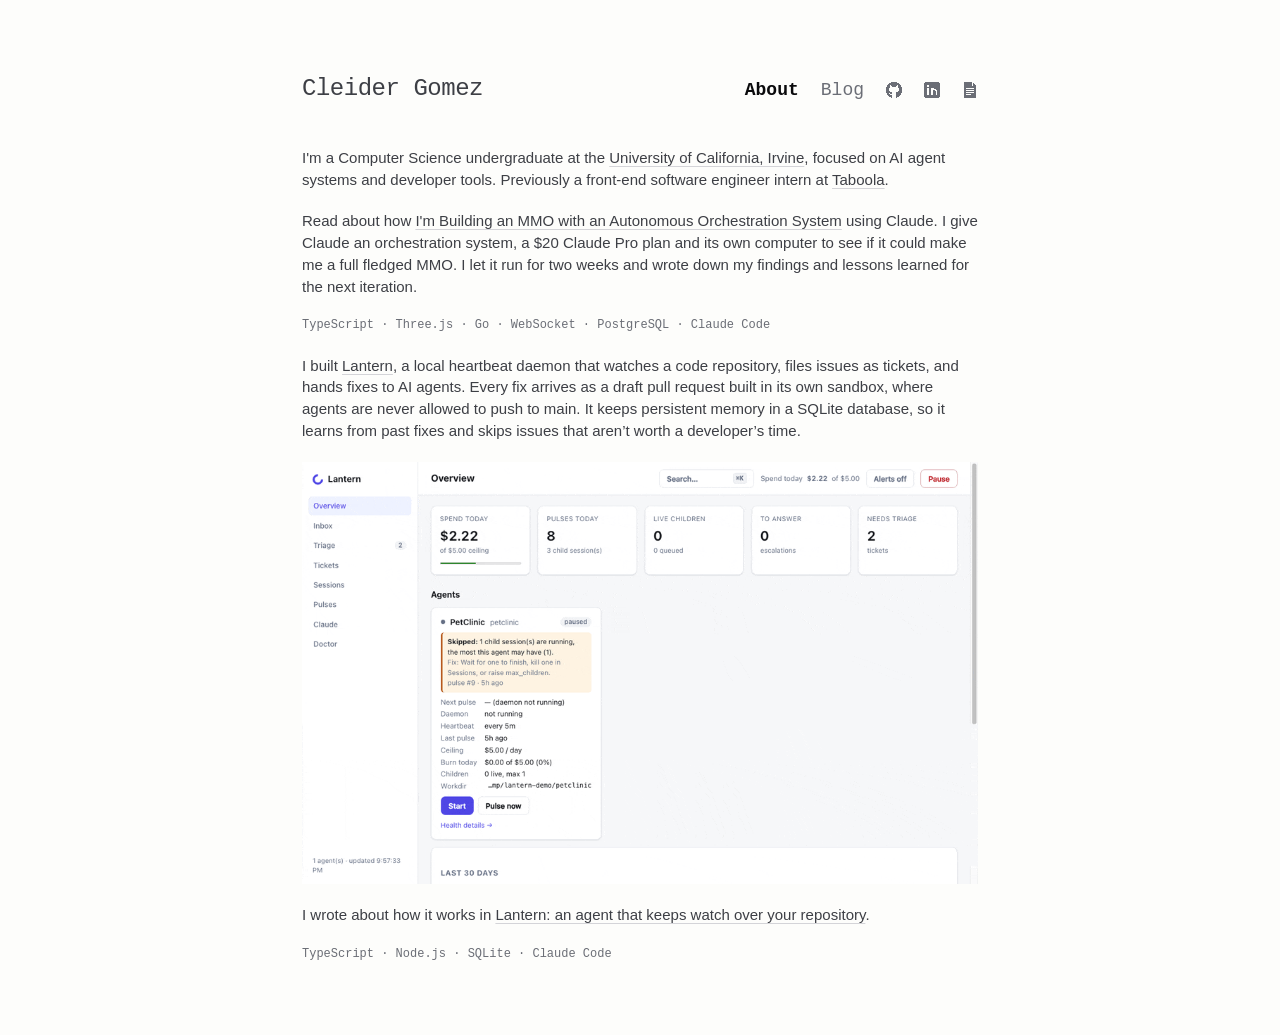
<file: index.html>
<!DOCTYPE html>
<html lang="en">
  <head>
    <meta charset="utf-8">
    <meta name="viewport" content="width=device-width, initial-scale=1">

    <title>Cleider Gomez</title>
    <meta name="description" content="I’m a Computer Science undergraduate at the University of California, Irvine, focused on AI agent systems and developer tools.">
    <meta name="author" content="Cleider Gomez">
    <link rel="canonical" href="https://cleidergomez.com/">

    <meta property="og:type" content="profile">
    <meta property="og:url" content="https://cleidergomez.com/">
    <meta property="og:title" content="Cleider Gomez">
    <meta property="og:description" content="I’m a Computer Science undergraduate at the University of California, Irvine, focused on AI agent systems and developer tools.">
    <meta property="og:site_name" content="Cleider Gomez">
    <meta property="profile:first_name" content="Cleider">
    <meta property="profile:last_name" content="Gomez">
    <meta name="twitter:card" content="summary">

    <script type="application/ld+json">
    { 
      "@context": "https://schema.org",
      "@type": "Person",
      "name": "Cleider Gomez",
      "url": "https://cleidergomez.com/",
      "jobTitle": "Computer Science Student",
      "affiliation": {
        "@type": "CollegeOrUniversity",
        "name": "University of California, Irvine"
      },
      "sameAs": [
        "https://github.com/cleiderg",
        "https://www.linkedin.com/in/cleidergomez/"
      ]
    }
    </script>

    <link rel="icon" href="data:image/svg+xml,%3Csvg xmlns='http://www.w3.org/2000/svg' viewBox='0 0 32 32'%3E%3Crect width='32' height='32' rx='8' fill='%230c0c0c'/%3E%3Ctext x='16' y='22' font-family='ui-monospace,menlo,monospace' font-size='16' text-anchor='middle' fill='%23faf9f5'%3Ecg%3C/text%3E%3C/svg%3E">
    <link rel="stylesheet" href="style.css">
  </head>

  <body class="home">
    <div class="page">
      <header>
        <a href="/">Cleider Gomez</a>
        <nav>
          <a href="/" aria-current="page">About</a>
          <a href="/blog/">Blog</a>
          <a href="https://github.com/cleiderg" rel="me" aria-label="GitHub"><svg viewBox="0 0 16 16" aria-hidden="true"><path d="M5 0h6v1h-6zM3 1h10v1h-10zM2 2h12v1h-12zM1 3h3v1h-3zM5 3h6v1h-6zM12 3h3v1h-3zM1 4h3v1h-3zM6 4h4v1h-4zM12 4h3v1h-3zM0 5h4v1h-4zM12 5h4v1h-4zM0 6h3v1h-3zM13 6h3v1h-3zM0 7h3v1h-3zM13 7h3v1h-3zM0 8h3v1h-3zM13 8h3v1h-3zM0 9h4v1h-4zM12 9h4v1h-4zM0 10h6v1h-6zM10 10h6v1h-6zM1 11h2v1h-2zM4 11h2v1h-2zM10 11h5v1h-5zM1 12h3v1h-3zM10 12h5v1h-5zM2 13h4v1h-4zM10 13h4v1h-4zM3 14h3v1h-3zM10 14h3v1h-3zM5 15h1v1h-1zM10 15h1v1h-1z"/></svg></a>
          <a href="https://www.linkedin.com/in/cleidergomez/" rel="me" aria-label="LinkedIn"><svg viewBox="0 0 16 16" aria-hidden="true"><path d="M1 0h14v1h-14zM0 1h16v1h-16zM0 2h16v1h-16zM0 3h3v1h-3zM5 3h11v1h-11zM0 4h3v1h-3zM5 4h11v1h-11zM0 5h16v1h-16zM0 6h3v1h-3zM5 6h2v1h-2zM10 6h6v1h-6zM0 7h3v1h-3zM5 7h2v1h-2zM12 7h4v1h-4zM0 8h3v1h-3zM5 8h2v1h-2zM9 8h2v1h-2zM13 8h3v1h-3zM0 9h3v1h-3zM5 9h2v1h-2zM9 9h3v1h-3zM13 9h3v1h-3zM0 10h3v1h-3zM5 10h2v1h-2zM9 10h3v1h-3zM13 10h3v1h-3zM0 11h3v1h-3zM5 11h2v1h-2zM9 11h3v1h-3zM13 11h3v1h-3zM0 12h3v1h-3zM5 12h2v1h-2zM9 12h3v1h-3zM13 12h3v1h-3zM0 13h16v1h-16zM0 14h16v1h-16zM1 15h14v1h-14z"/></svg></a>
          <a href="/resume.pdf" target="_blank" rel="noopener" aria-label="Resume (PDF)"><svg viewBox="0 0 16 16" aria-hidden="true"><path d="M2 0h8v1h-8zM2 1h8v1h-8zM11 1h1v1h-1zM2 2h8v1h-8zM11 2h2v1h-2zM2 3h8v1h-8zM11 3h3v1h-3zM2 4h12v1h-12zM2 5h12v1h-12zM2 6h2v1h-2zM12 6h2v1h-2zM2 7h12v1h-12zM2 8h2v1h-2zM12 8h2v1h-2zM2 9h12v1h-12zM2 10h2v1h-2zM12 10h2v1h-2zM2 11h12v1h-12zM2 12h2v1h-2zM9 12h5v1h-5zM2 13h12v1h-12zM2 14h12v1h-12zM2 15h12v1h-12z"/></svg></a>
        </nav>
      </header>

      <main>
        <section id="about">
          <h1>
            I'm a Computer Science undergraduate at the
            <a href="https://uci.edu">University of California, Irvine</a>, focused on
            AI agent systems and developer tools. Previously a front-end software
            engineer intern at <a href="https://www.taboola.com">Taboola</a>.
          </h1>
        </section>

        <section id="mmo">
          <p>
          Read about how <a href="/blog/claude-mmo">I'm Building an MMO with an Autonomous Orchestration System</a>
          using Claude. I give Claude an orchestration system, a $20 Claude Pro plan and its own
          computer to see if it could make me a full fledged MMO. I let it run for two weeks and
          wrote down my findings and lessons learned for the next iteration.
          </p>
          <p class="meta">TypeScript · Three.js · Go · WebSocket · PostgreSQL · Claude Code</p>
        </section>

        <section id="lantern">
          <p>
          I built <a href="https://github.com/cleiderg/lantern">Lantern</a>, a local heartbeat
          daemon that watches a code repository, files issues as tickets, and hands fixes to AI
          agents. Every fix arrives as a draft pull request built in its own sandbox, where agents
          are never allowed to push to main. It keeps persistent memory in a SQLite database, so it
          learns from past fixes and skips issues that aren’t worth a developer’s time.
          </p>
          <img class="demo" src="media/lantern/lantern-ui-light.gif" width="960" height="600" alt="Lantern's local dashboard: triage, a bug fixed by an agent, its transcript, pulses and search">
        </section>

        <section id="writing">
          <p>
            I wrote about how it works in
            <a href="/blog/lantern">Lantern: an agent that keeps watch over your repository</a>.
          </p>
          <p class="meta">TypeScript · Node.js · SQLite · Claude Code</p>
        </section>
      </main>
    </div>
  </body>
</html>
</file>
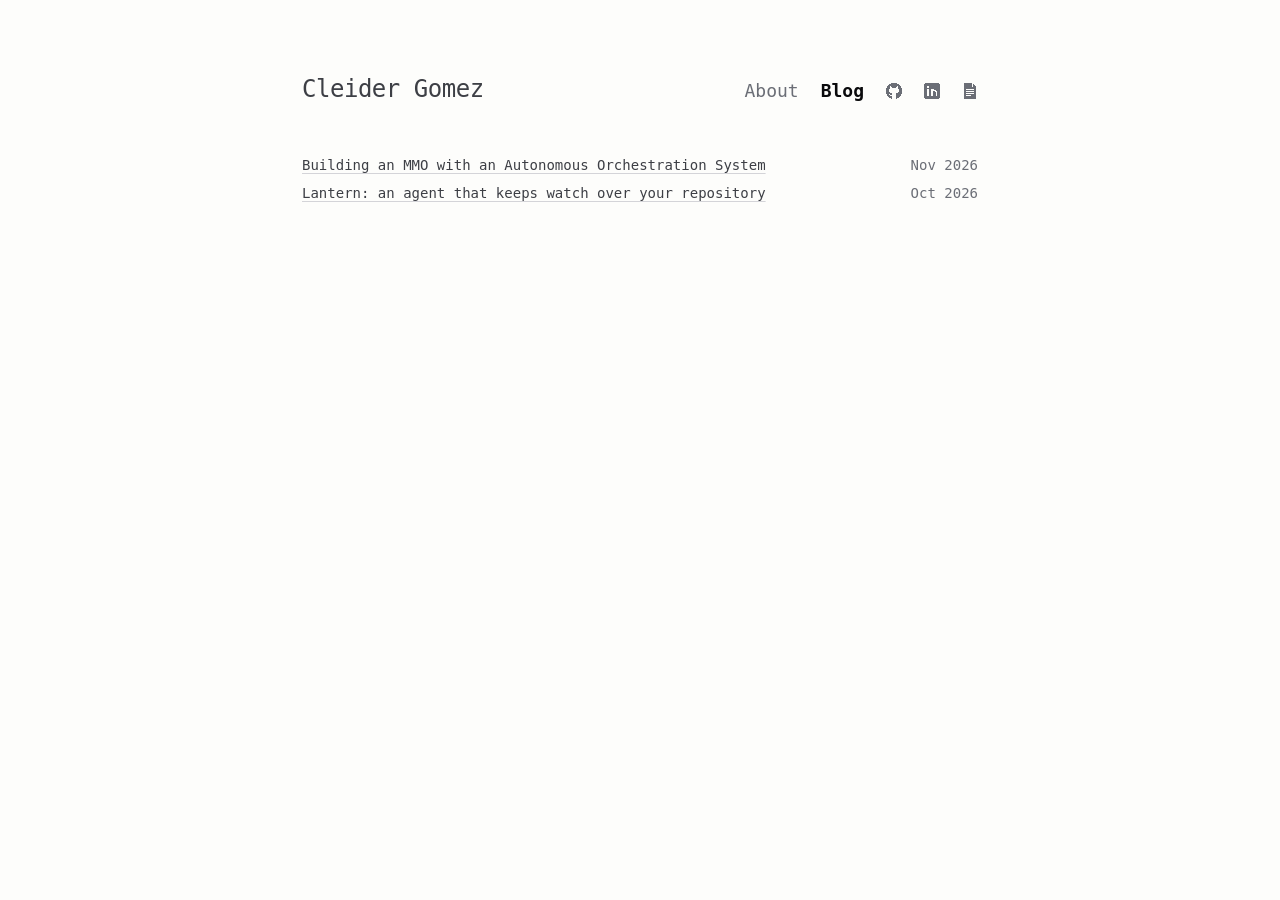
<file: blog/index.html>
<!DOCTYPE html>
<html lang="en">
  <head>
    <meta charset="utf-8">
    <meta name="viewport" content="width=device-width, initial-scale=1">

    <title>Blog – Cleider Gomez</title>
    <meta name="description" content="Writing by Cleider Gomez on AI agent systems and developer tools.">
    <meta name="author" content="Cleider Gomez">
    <link rel="canonical" href="https://cleidergomez.com/blog/">

    <meta property="og:type" content="website">
    <meta property="og:url" content="https://cleidergomez.com/blog/">
    <meta property="og:title" content="Blog – Cleider Gomez">
    <meta property="og:description" content="Writing on AI agent systems and developer tools.">
    <meta property="og:site_name" content="Cleider Gomez">
    <meta name="twitter:card" content="summary">

    <link rel="icon" href="data:image/svg+xml,%3Csvg xmlns='http://www.w3.org/2000/svg' viewBox='0 0 32 32'%3E%3Crect width='32' height='32' rx='8' fill='%230c0c0c'/%3E%3Ctext x='16' y='22' font-family='ui-monospace,menlo,monospace' font-size='16' text-anchor='middle' fill='%23faf9f5'%3Ecg%3C/text%3E%3C/svg%3E">
    <link rel="stylesheet" href="../style.css">
  </head>

  <body>
    <div class="page">
      <header>
        <a href="/">Cleider Gomez</a>
        <nav>
          <a href="/">About</a>
          <a href="/blog/" aria-current="page">Blog</a>
          <a href="https://github.com/cleiderg" aria-label="GitHub"><svg viewBox="0 0 16 16" aria-hidden="true"><path d="M5 0h6v1h-6zM3 1h10v1h-10zM2 2h12v1h-12zM1 3h3v1h-3zM5 3h6v1h-6zM12 3h3v1h-3zM1 4h3v1h-3zM6 4h4v1h-4zM12 4h3v1h-3zM0 5h4v1h-4zM12 5h4v1h-4zM0 6h3v1h-3zM13 6h3v1h-3zM0 7h3v1h-3zM13 7h3v1h-3zM0 8h3v1h-3zM13 8h3v1h-3zM0 9h4v1h-4zM12 9h4v1h-4zM0 10h6v1h-6zM10 10h6v1h-6zM1 11h2v1h-2zM4 11h2v1h-2zM10 11h5v1h-5zM1 12h3v1h-3zM10 12h5v1h-5zM2 13h4v1h-4zM10 13h4v1h-4zM3 14h3v1h-3zM10 14h3v1h-3zM5 15h1v1h-1zM10 15h1v1h-1z"/></svg></a>
          <a href="https://www.linkedin.com/in/cleidergomez/" aria-label="LinkedIn"><svg viewBox="0 0 16 16" aria-hidden="true"><path d="M1 0h14v1h-14zM0 1h16v1h-16zM0 2h16v1h-16zM0 3h3v1h-3zM5 3h11v1h-11zM0 4h3v1h-3zM5 4h11v1h-11zM0 5h16v1h-16zM0 6h3v1h-3zM5 6h2v1h-2zM10 6h6v1h-6zM0 7h3v1h-3zM5 7h2v1h-2zM12 7h4v1h-4zM0 8h3v1h-3zM5 8h2v1h-2zM9 8h2v1h-2zM13 8h3v1h-3zM0 9h3v1h-3zM5 9h2v1h-2zM9 9h3v1h-3zM13 9h3v1h-3zM0 10h3v1h-3zM5 10h2v1h-2zM9 10h3v1h-3zM13 10h3v1h-3zM0 11h3v1h-3zM5 11h2v1h-2zM9 11h3v1h-3zM13 11h3v1h-3zM0 12h3v1h-3zM5 12h2v1h-2zM9 12h3v1h-3zM13 12h3v1h-3zM0 13h16v1h-16zM0 14h16v1h-16zM1 15h14v1h-14z"/></svg></a>
          <a href="/resume.pdf" target="_blank" rel="noopener" aria-label="Resume (PDF)"><svg viewBox="0 0 16 16" aria-hidden="true"><path d="M2 0h8v1h-8zM2 1h8v1h-8zM11 1h1v1h-1zM2 2h8v1h-8zM11 2h2v1h-2zM2 3h8v1h-8zM11 3h3v1h-3zM2 4h12v1h-12zM2 5h12v1h-12zM2 6h2v1h-2zM12 6h2v1h-2zM2 7h12v1h-12zM2 8h2v1h-2zM12 8h2v1h-2zM2 9h12v1h-12zM2 10h2v1h-2zM12 10h2v1h-2zM2 11h12v1h-12zM2 12h2v1h-2zM9 12h5v1h-5zM2 13h12v1h-12zM2 14h12v1h-12zM2 15h12v1h-12z"/></svg></a>
        </nav>
      </header>

      <section>
         <ul>
          <li><a href="/blog/claude-mmo">Building an MMO with an Autonomous Orchestration System</a> <time class="muted" datetime="2026-11-08">Nov 2026</time></li>
          <li><a href="/blog/lantern">Lantern: an agent that keeps watch over your repository</a> <time class="muted" datetime="2026-10-09">Oct 2026</time></li>
       
        </ul>
      </section>
    </div>
  </body>
</html>
</file>
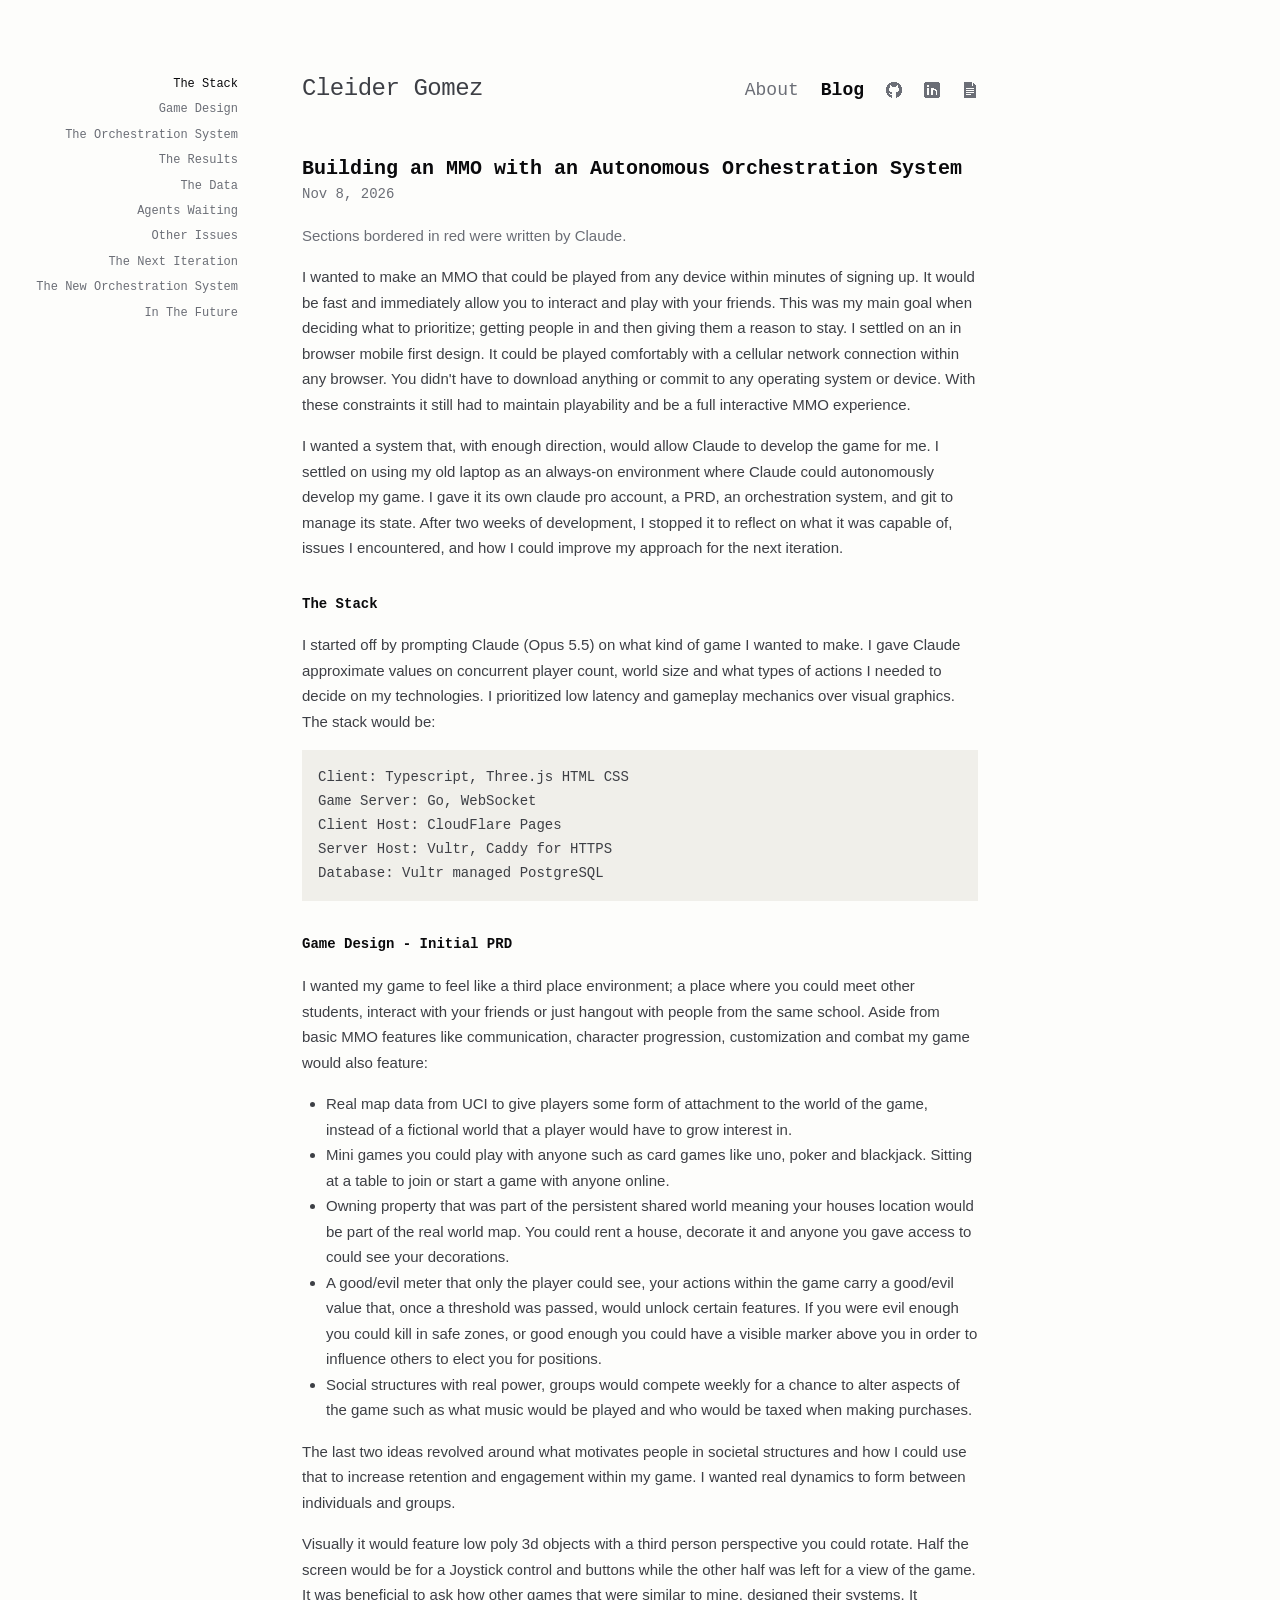
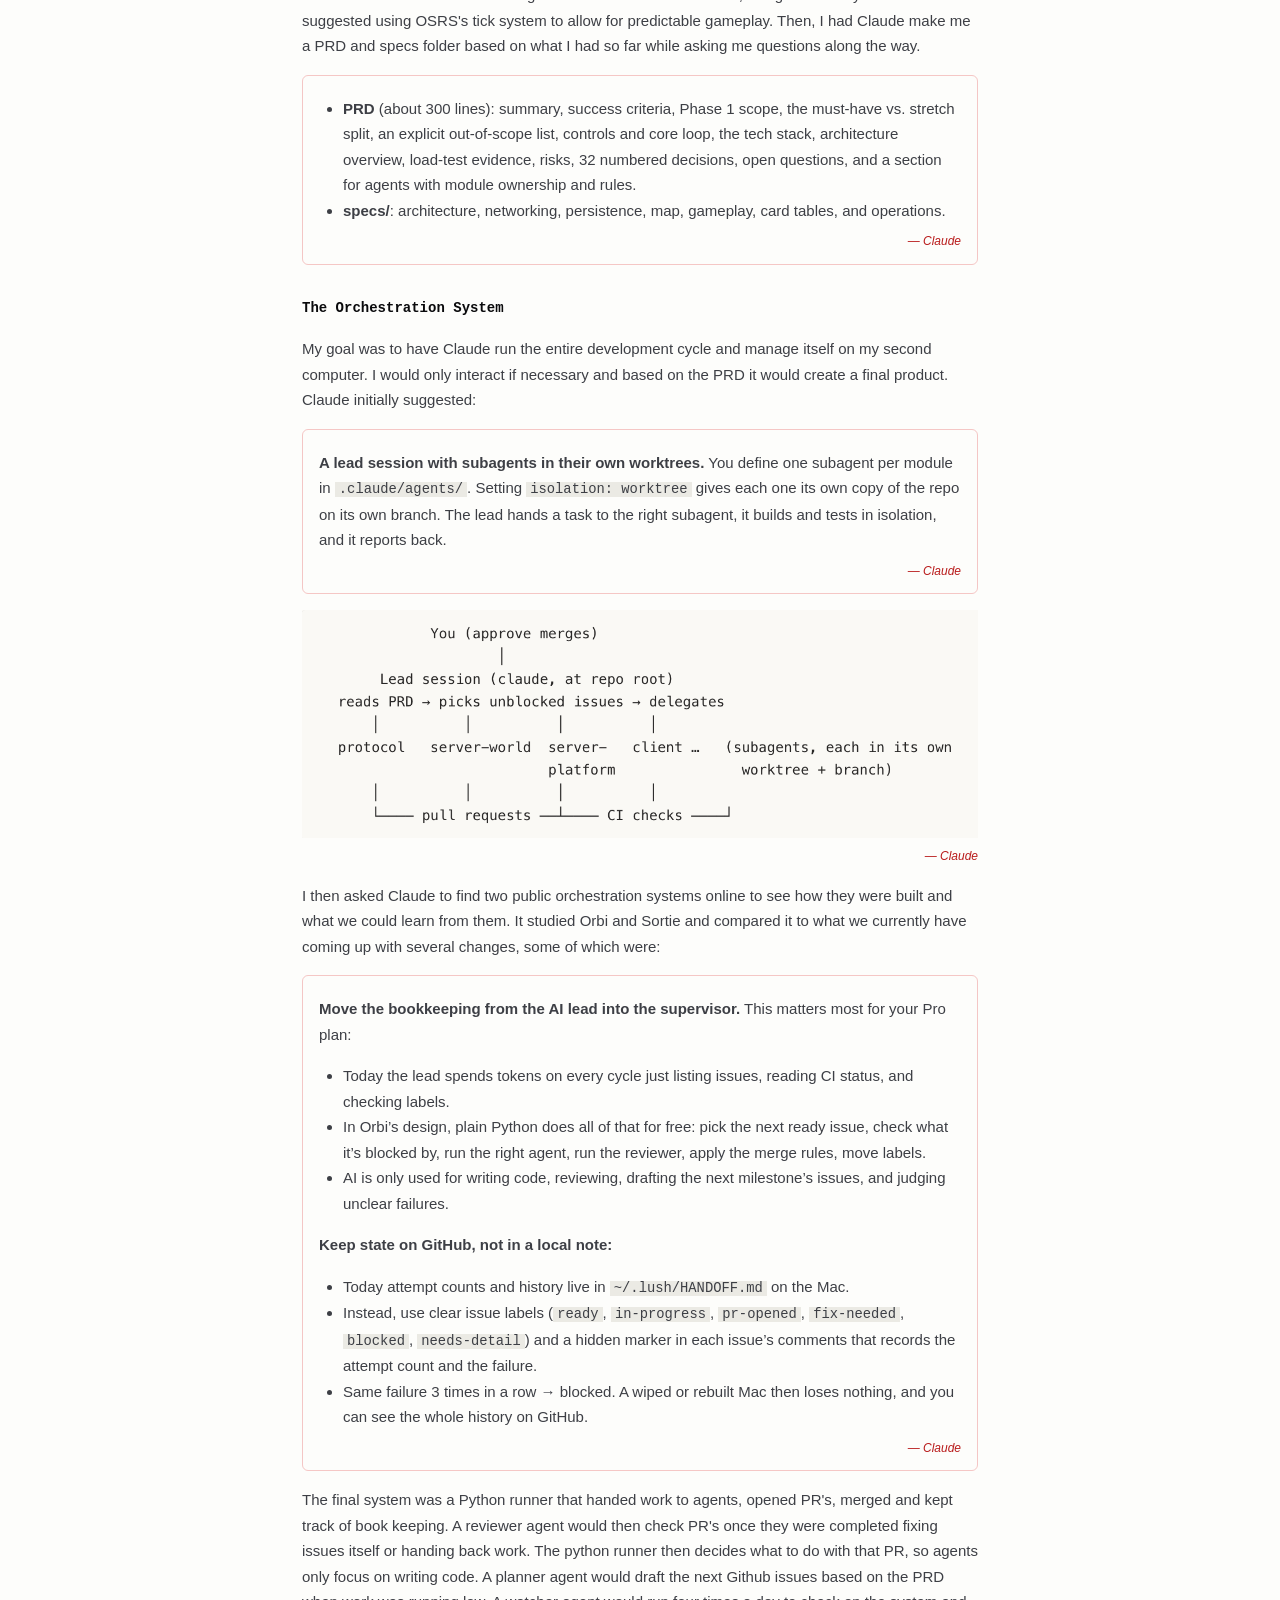
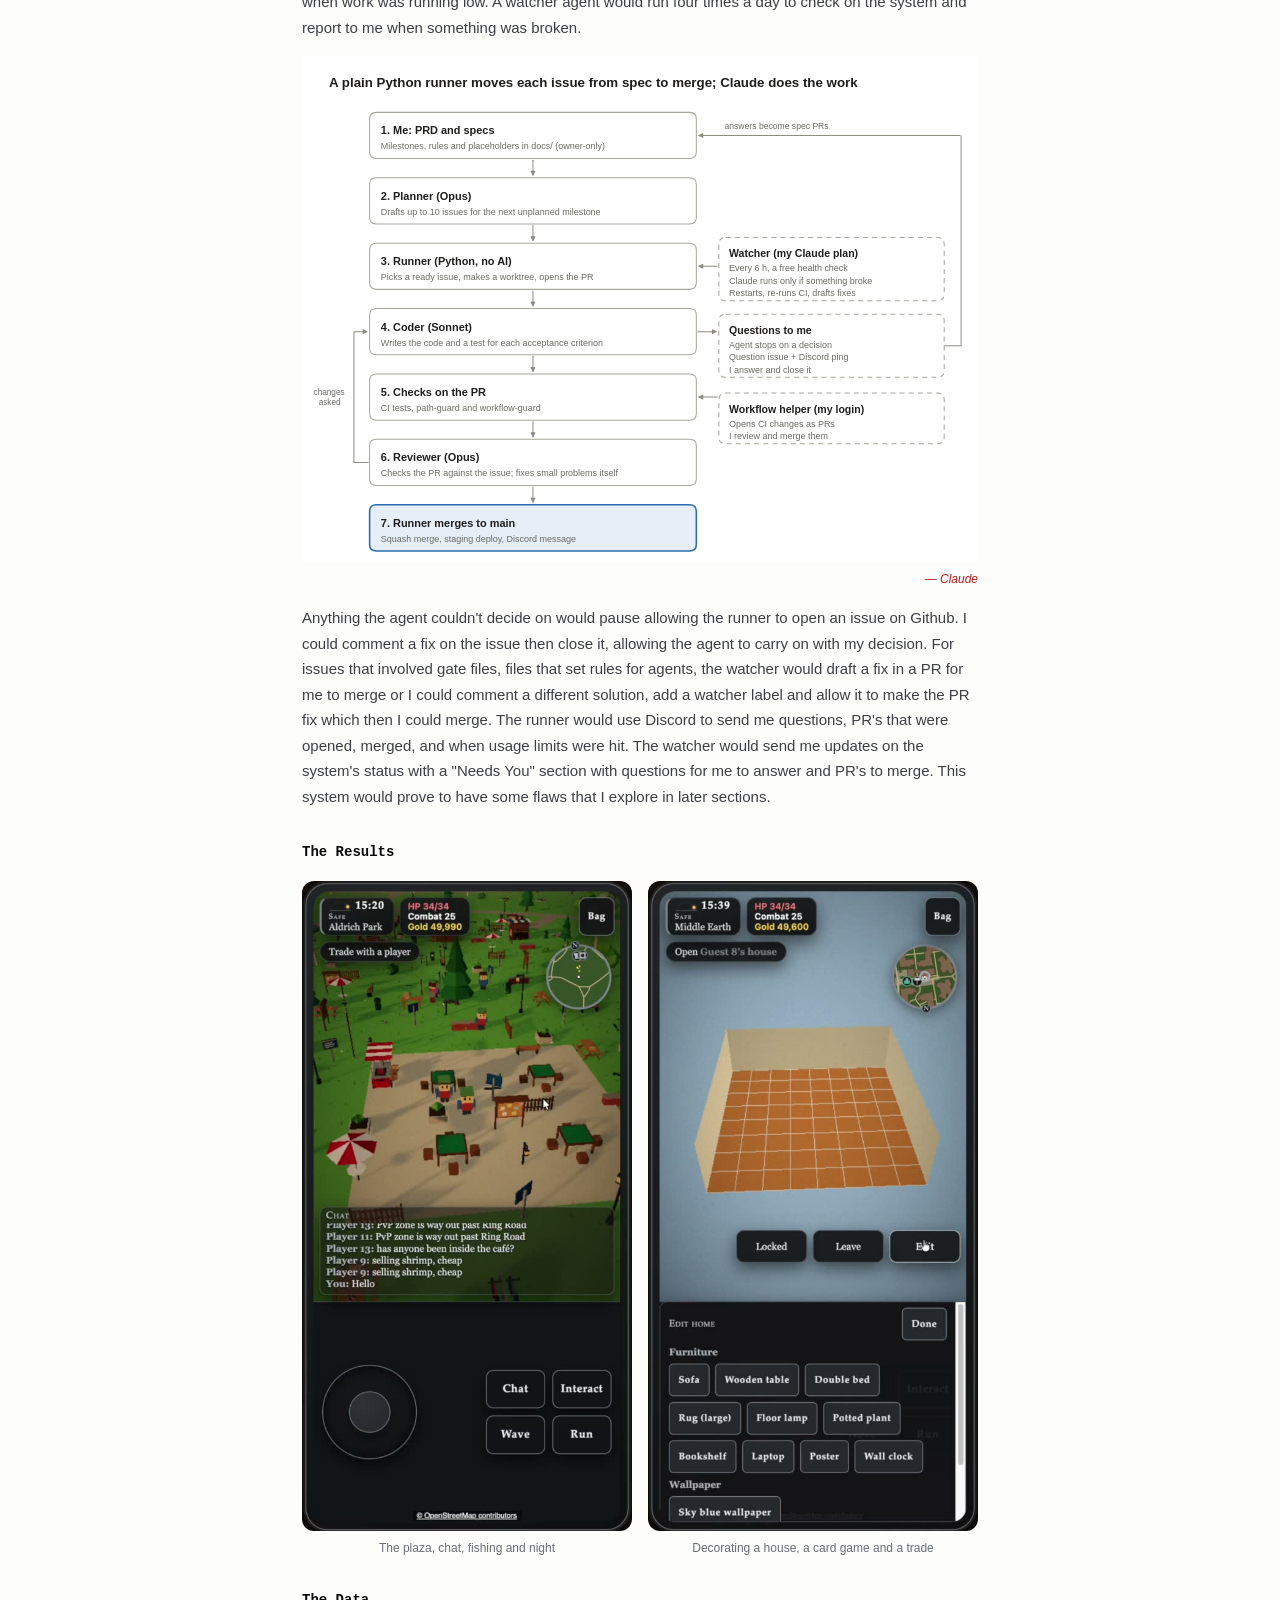
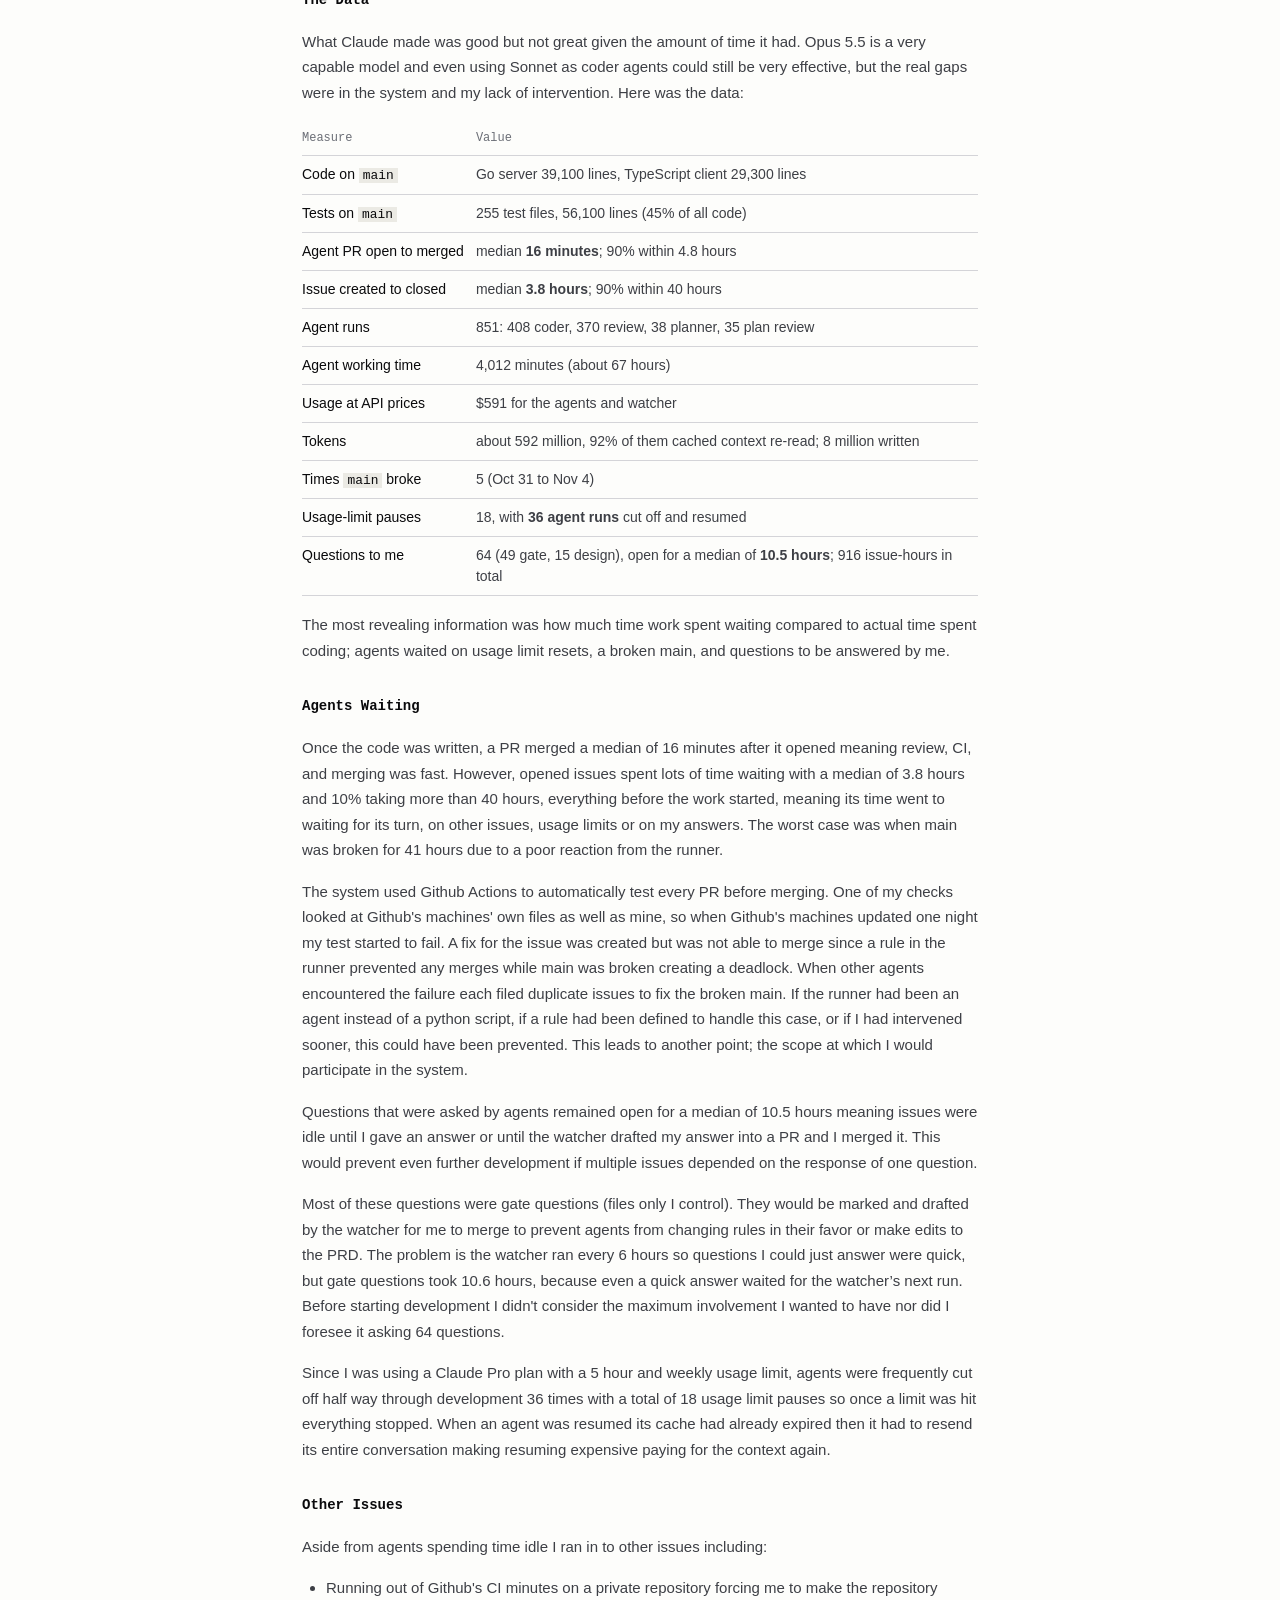
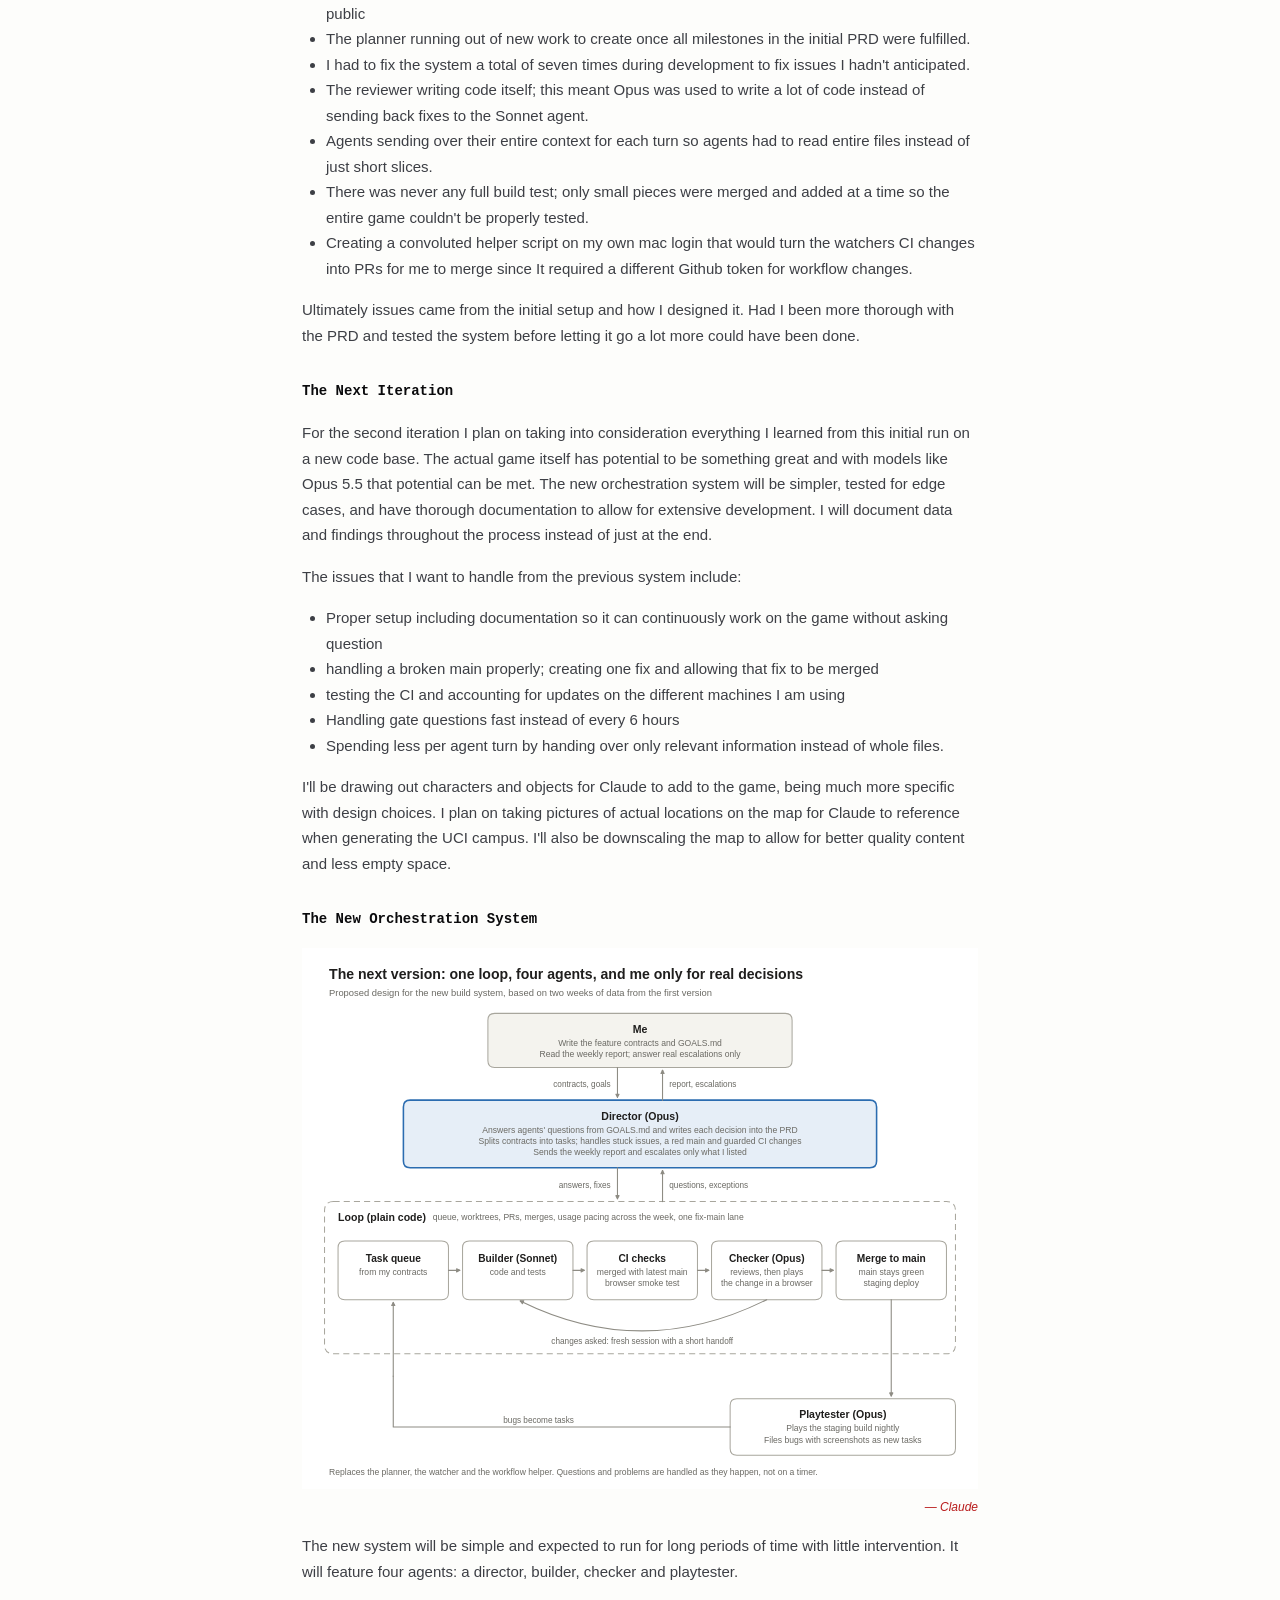
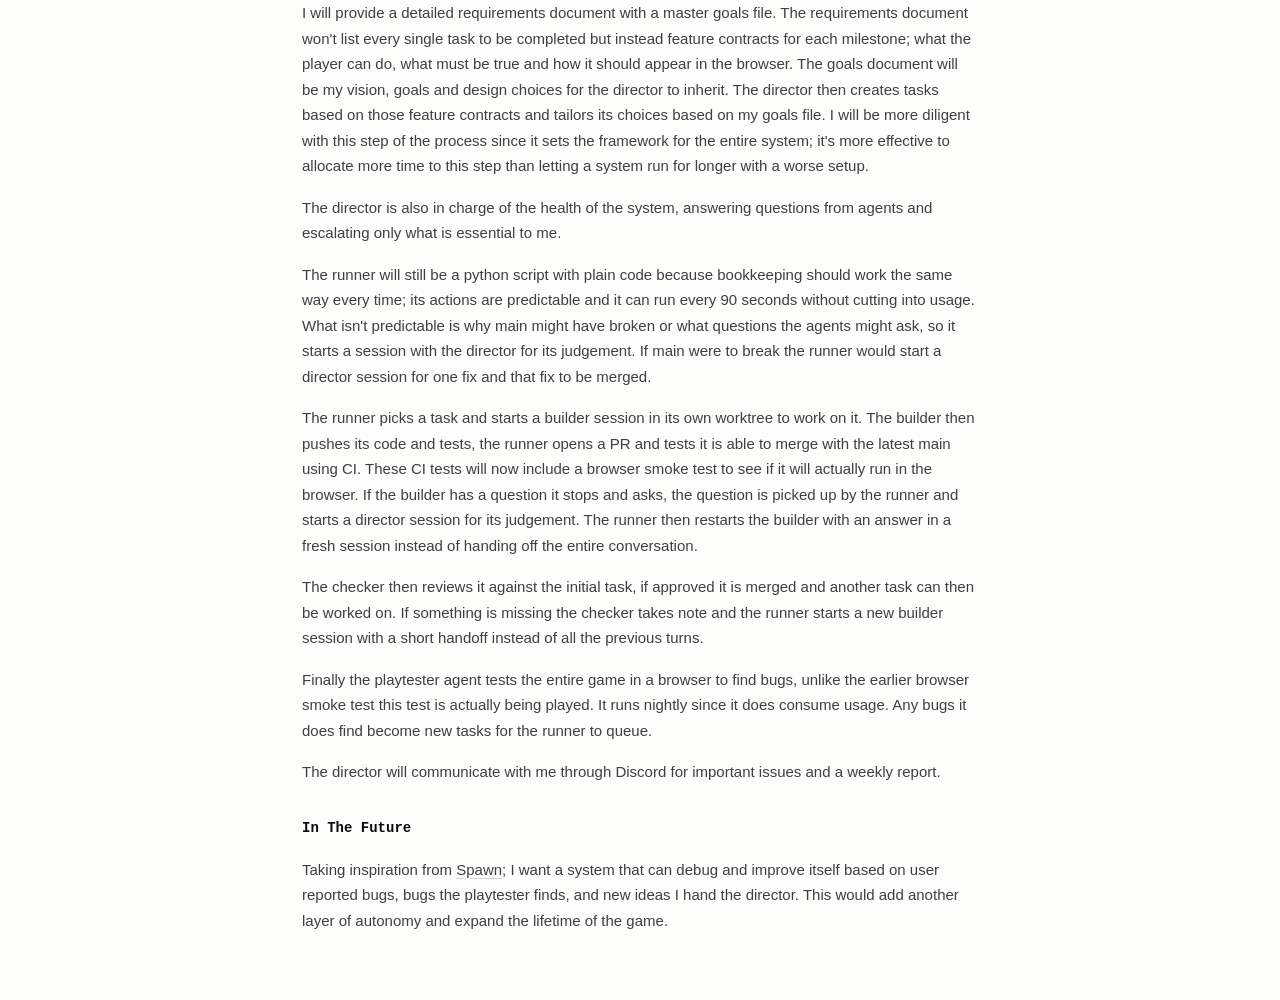
<file: blog/claude-mmo.html>
<!DOCTYPE html>
<html lang="en">
  <head>
    <meta charset="utf-8">
    <meta name="viewport" content="width=device-width, initial-scale=1">

    <title>Building an MMO with an Autonomous Orchestration System – Cleider Gomez</title>
    <meta name="description" content="Claude built a browser-based, mobile-first MMO on its own for two weeks on an old laptop. What the orchestration system got right, where agents sat waiting, and what changes in the next iteration.">
    <meta name="author" content="Cleider Gomez">
    <link rel="canonical" href="https://cleidergomez.com/blog/claude-mmo">

    <meta property="og:type" content="article">
    <meta property="og:url" content="https://cleidergomez.com/blog/claude-mmo">
    <meta property="og:title" content="Building an MMO with an Autonomous Orchestration System">
    <meta property="og:description" content="Claude built a browser-based, mobile-first MMO on its own for two weeks on an old laptop. What the orchestration system got right, where agents sat waiting, and what changes in the next iteration.">
    <meta property="og:site_name" content="Cleider Gomez">
    <meta property="article:published_time" content="2026-11-08">
    <meta name="twitter:card" content="summary">

    <link rel="icon" href="data:image/svg+xml,%3Csvg xmlns='http://www.w3.org/2000/svg' viewBox='0 0 32 32'%3E%3Crect width='32' height='32' rx='8' fill='%230c0c0c'/%3E%3Ctext x='16' y='22' font-family='ui-monospace,menlo,monospace' font-size='16' text-anchor='middle' fill='%23faf9f5'%3Ecg%3C/text%3E%3C/svg%3E">
    <link rel="stylesheet" href="../style.css">
    <script src="../toc.js" defer></script>
  </head>

  <body>
    <nav class="toc">
      <a href="#the-stack">The Stack</a>
      <a href="#game-design">Game Design</a>
      <a href="#the-orchestration-system">The Orchestration System</a>
      <a href="#the-results">The Results</a>
      <a href="#the-data">The Data</a>
      <a href="#agents-waiting">Agents Waiting</a>
      <a href="#other-issues">Other Issues</a>
      <a href="#the-next-iteration">The Next Iteration</a>
      <a href="#the-new-orchestration-system">The New Orchestration System</a>
      <a href="#in-the-future">In The Future</a>
    </nav>

    <div class="page">
      <header>
        <a href="/">Cleider Gomez</a>
        <nav>
          <a href="/">About</a>
          <a href="/blog/" aria-current="page">Blog</a>
          <a href="https://github.com/cleiderg" aria-label="GitHub"><svg viewBox="0 0 16 16" aria-hidden="true"><path d="M5 0h6v1h-6zM3 1h10v1h-10zM2 2h12v1h-12zM1 3h3v1h-3zM5 3h6v1h-6zM12 3h3v1h-3zM1 4h3v1h-3zM6 4h4v1h-4zM12 4h3v1h-3zM0 5h4v1h-4zM12 5h4v1h-4zM0 6h3v1h-3zM13 6h3v1h-3zM0 7h3v1h-3zM13 7h3v1h-3zM0 8h3v1h-3zM13 8h3v1h-3zM0 9h4v1h-4zM12 9h4v1h-4zM0 10h6v1h-6zM10 10h6v1h-6zM1 11h2v1h-2zM4 11h2v1h-2zM10 11h5v1h-5zM1 12h3v1h-3zM10 12h5v1h-5zM2 13h4v1h-4zM10 13h4v1h-4zM3 14h3v1h-3zM10 14h3v1h-3zM5 15h1v1h-1zM10 15h1v1h-1z"/></svg></a>
          <a href="https://www.linkedin.com/in/cleidergomez/" aria-label="LinkedIn"><svg viewBox="0 0 16 16" aria-hidden="true"><path d="M1 0h14v1h-14zM0 1h16v1h-16zM0 2h16v1h-16zM0 3h3v1h-3zM5 3h11v1h-11zM0 4h3v1h-3zM5 4h11v1h-11zM0 5h16v1h-16zM0 6h3v1h-3zM5 6h2v1h-2zM10 6h6v1h-6zM0 7h3v1h-3zM5 7h2v1h-2zM12 7h4v1h-4zM0 8h3v1h-3zM5 8h2v1h-2zM9 8h2v1h-2zM13 8h3v1h-3zM0 9h3v1h-3zM5 9h2v1h-2zM9 9h3v1h-3zM13 9h3v1h-3zM0 10h3v1h-3zM5 10h2v1h-2zM9 10h3v1h-3zM13 10h3v1h-3zM0 11h3v1h-3zM5 11h2v1h-2zM9 11h3v1h-3zM13 11h3v1h-3zM0 12h3v1h-3zM5 12h2v1h-2zM9 12h3v1h-3zM13 12h3v1h-3zM0 13h16v1h-16zM0 14h16v1h-16zM1 15h14v1h-14z"/></svg></a>
          <a href="/resume.pdf" target="_blank" rel="noopener" aria-label="Resume (PDF)"><svg viewBox="0 0 16 16" aria-hidden="true"><path d="M2 0h8v1h-8zM2 1h8v1h-8zM11 1h1v1h-1zM2 2h8v1h-8zM11 2h2v1h-2zM2 3h8v1h-8zM11 3h3v1h-3zM2 4h12v1h-12zM2 5h12v1h-12zM2 6h2v1h-2zM12 6h2v1h-2zM2 7h12v1h-12zM2 8h2v1h-2zM12 8h2v1h-2zM2 9h12v1h-12zM2 10h2v1h-2zM12 10h2v1h-2zM2 11h12v1h-12zM2 12h2v1h-2zM9 12h5v1h-5zM2 13h12v1h-12zM2 14h12v1h-12zM2 15h12v1h-12z"/></svg></a>
        </nav>
      </header>

      <article>
        <h1>Building an MMO with an Autonomous Orchestration System</h1>
        <time class="muted" datetime="2026-11-08">Nov 8, 2026</time>
        <p class="muted">Sections bordered in red were written by Claude.</p>

        <p>I wanted to make an MMO that could be played from any device within minutes of signing up. It would be fast and immediately allow you to interact and play with your friends. This was my main goal when deciding what to prioritize; getting people in and then giving them a reason to stay. I settled on an in browser mobile first design. It could be played comfortably with a cellular network connection within any browser. You didn't have to download anything or commit to any operating system or device. With these constraints it still had to maintain playability and be a full interactive MMO experience.</p>

        <p>I wanted a system that, with enough direction, would allow Claude to develop the game for me. I settled on using my old laptop as an always-on environment where Claude could autonomously develop my game. I gave it its own claude pro account, a PRD, an orchestration system, and git to manage its state. After two weeks of development, I stopped it to reflect on what it was capable of, issues I encountered, and how I could improve my approach for the next iteration.</p>

        <h2 id="the-stack">The Stack</h2>
        <p>I started off by prompting Claude (Opus 5.5) on what kind of game I wanted to make. I gave Claude approximate values on concurrent player count, world size and what types of actions I needed to decide on my technologies. I prioritized low latency and gameplay mechanics over visual graphics. The stack would be:</p>
        <pre><code>Client: Typescript, Three.js HTML CSS
Game Server: Go, WebSocket
Client Host: CloudFlare Pages
Server Host: Vultr, Caddy for HTTPS
Database: Vultr managed PostgreSQL</code></pre>

        <h2 id="game-design">Game Design - Initial PRD</h2>
        <p>I wanted my game to feel like a third place environment; a place where you could meet other students, interact with your friends or just hangout with people from the same school. Aside from basic MMO features like communication, character progression, customization and combat my game would also feature:</p>
        <ul>
          <li>Real map data from UCI to give players some form of attachment to the world of the game, instead of a fictional world that a player would have to grow interest in.</li>
          <li>Mini games you could play with anyone such as card games like uno, poker and blackjack. Sitting at a table to join or start a game with anyone online.</li>
          <li>Owning property that was part of the persistent shared world meaning your houses location would be part of the real world map. You could rent a house, decorate it and anyone you gave access to could see your decorations.</li>
          <li>A good/evil meter that only the player could see, your actions within the game carry a good/evil value that, once a threshold was passed, would unlock certain features. If you were evil enough you could kill in safe zones, or good enough you could have a visible marker above you in order to influence others to elect you for positions.</li>
          <li>Social structures with real power, groups would compete weekly for a chance to alter aspects of the game such as what music would be played and who would be taxed when making purchases.</li>
        </ul>
        <p>The last two ideas revolved around what motivates people in societal structures and how I could use that to increase retention and engagement within my game. I wanted real dynamics to form between individuals and groups.</p>
        <p>Visually it would feature low poly 3d objects with a third person perspective you could rotate. Half the screen would be for a Joystick control and buttons while the other half was left for a view of the game. It was beneficial to ask how other games that were similar to mine, designed their systems. It suggested using OSRS's tick system to allow for predictable gameplay. Then, I had Claude make me a PRD and specs folder based on what I had so far while asking me questions along the way.</p>

        <div class="claude">
          <ul>
            <li><strong>PRD</strong> (about 300 lines): summary, success criteria, Phase 1 scope, the must-have vs. stretch split, an explicit out-of-scope list, controls and core loop, the tech stack, architecture overview, load-test evidence, risks, 32 numbered decisions, open questions, and a section for agents with module ownership and rules.</li>
            <li><strong>specs/</strong>: architecture, networking, persistence, map, gameplay, card tables, and operations.</li>
          </ul>
          <p class="sig">— Claude</p>
        </div>

        <h2 id="the-orchestration-system">The Orchestration System</h2>
        <p>My goal was to have Claude run the entire development cycle and manage itself on my second computer. I would only interact if necessary and based on the PRD it would create a final product. Claude initially suggested:</p>

        <div class="claude">
          <p><strong>A lead session with subagents in their own worktrees.</strong> You define one subagent per module in <code>.claude/agents/</code>. Setting <code>isolation: worktree</code> gives each one its own copy of the repo on its own branch. The lead hands a task to the right subagent, it builds and tests in isolation, and it reports back.</p>
          <p class="sig">— Claude</p>
        </div>

        <img src="../media/mmo/Graphics/mmo-initial-agent-setup-light.png" width="1170" height="395" alt="Initial setup: I approve merges; a lead Claude session reads the PRD, picks unblocked issues and delegates to subagents (protocol, server-world, server-platform, client), each in its own worktree and branch, which open pull requests that run CI checks">
        <p class="sig">— Claude</p>

        <p>I then asked Claude to find two public orchestration systems online to see how they were built and what we could learn from them. It studied Orbi and Sortie and compared it to what we currently have coming up with several changes, some of which were:</p>

        <div class="claude">
          <p><strong>Move the bookkeeping from the AI lead into the supervisor.</strong> This matters most for your Pro plan:</p>
          <ul>
            <li>Today the lead spends tokens on every cycle just listing issues, reading CI status, and checking labels.</li>
            <li>In Orbi’s design, plain Python does all of that for free: pick the next ready issue, check what it’s blocked by, run the right agent, run the reviewer, apply the merge rules, move labels.</li>
            <li>AI is only used for writing code, reviewing, drafting the next milestone’s issues, and judging unclear failures.</li>
          </ul>
          <p><strong>Keep state on GitHub, not in a local note:</strong></p>
          <ul>
            <li>Today attempt counts and history live in <code>~/.lush/HANDOFF.md</code> on the Mac.</li>
            <li>Instead, use clear issue labels (<code>ready</code>, <code>in-progress</code>, <code>pr-opened</code>, <code>fix-needed</code>, <code>blocked</code>, <code>needs-detail</code>) and a hidden marker in each issue’s comments that records the attempt count and the failure.</li>
            <li>Same failure 3 times in a row → blocked. A wiped or rebuilt Mac then loses nothing, and you can see the whole history on GitHub.</li>
          </ul>
          <p class="sig">— Claude</p>
        </div>

        <p>The final system was a Python runner that handed work to agents, opened PR's, merged and kept track of book keeping. A reviewer agent would then check PR's once they were completed fixing issues itself or handing back work. The python runner then decides what to do with that PR, so agents only focus on writing code. A planner agent would draft the next Github issues based on the PRD when work was running low. A watcher agent would run four times a day to check on the system and report to me when something was broken.</p>

        <img src="../media/mmo/Graphics/03-how-it-works.svg" width="864" height="645" alt="How the first version worked: I write the PRD and specs; a planner (Opus) drafts issues; a Python runner picks a ready issue, makes a worktree and opens the PR; a coder (Sonnet) writes code and tests; CI, path-guard and workflow-guard checks run; a reviewer (Opus) checks the PR and fixes small problems or asks for changes; the runner merges to main. Alongside: a watcher health check every 6 hours, questions to me over GitHub and Discord, and a workflow helper on my login.">
        <p class="sig">— Claude</p>

        <p>Anything the agent couldn't decide on would pause allowing the runner to open an issue on Github. I could comment a fix on the issue then close it, allowing the agent to carry on with my decision. For issues that involved gate files, files that set rules for agents, the watcher would draft a fix in a PR for me to merge or I could comment a different solution, add a watcher label and allow it to make the PR fix which then I could merge. The runner would use Discord to send me questions, PR's that were opened, merged, and when usage limits were hit. The watcher would send me updates on the system's status with a "Needs You" section with questions for me to answer and PR's to merge. This system would prove to have some flaws that I explore in later sections.</p>

        <h2 id="the-results">The Results</h2>
        <div class="clips">
          <figure>
            <video src="../media/mmo/Gameplay/mmo-plaza.mp4" poster="../media/mmo/Gameplay/mmo-plaza.jpg" width="540" height="1064" autoplay muted loop playsinline aria-label="Walking around the plaza, chatting with other players, entering the café, fishing, and the world at night"></video>
            <figcaption>The plaza, chat, fishing and night</figcaption>
          </figure>
          <figure>
            <video src="../media/mmo/Gameplay/mmo-house.mp4" poster="../media/mmo/Gameplay/mmo-house.jpg" width="540" height="1064" autoplay muted loop playsinline aria-label="Decorating a house, playing a card game at a table, and trading items with another player"></video>
            <figcaption>Decorating a house, a card game and a trade</figcaption>
          </figure>
        </div>

        <h2 id="the-data">The Data</h2>
        <p>What Claude made was good but not great given the amount of time it had. Opus 5.5 is a very capable model and even using Sonnet as coder agents could still be very effective, but the real gaps were in the system and my lack of intervention. Here was the data:</p>
        <div class="table-wrap">
          <table>
            <thead>
              <tr><th>Measure</th><th>Value</th></tr>
            </thead>
            <tbody>
              <tr><td>Code on <code>main</code></td><td>Go server 39,100 lines, TypeScript client 29,300 lines</td></tr>
              <tr><td>Tests on <code>main</code></td><td>255 test files, 56,100 lines (45% of all code)</td></tr>
              <tr><td>Agent PR open to merged</td><td>median <strong>16 minutes</strong>; 90% within 4.8 hours</td></tr>
              <tr><td>Issue created to closed</td><td>median <strong>3.8 hours</strong>; 90% within 40 hours</td></tr>
              <tr><td>Agent runs</td><td>851: 408 coder, 370 review, 38 planner, 35 plan review</td></tr>
              <tr><td>Agent working time</td><td>4,012 minutes (about 67 hours)</td></tr>
              <tr><td>Usage at API prices</td><td>$591 for the agents and watcher</td></tr>
              <tr><td>Tokens</td><td>about 592 million, 92% of them cached context re-read; 8 million written</td></tr>
              <tr><td>Times <code>main</code> broke</td><td>5 (Oct 31 to Nov 4)</td></tr>
              <tr><td>Usage-limit pauses</td><td>18, with <strong>36 agent runs</strong> cut off and resumed</td></tr>
              <tr><td>Questions to me</td><td>64 (49 gate, 15 design), open for a median of <strong>10.5 hours</strong>; 916 issue-hours in total</td></tr>
            </tbody>
          </table>
        </div>
        <p>The most revealing information was how much time work spent waiting compared to actual time spent coding; agents waited on usage limit resets, a broken main, and questions to be answered by me.</p>

        <h2 id="agents-waiting">Agents Waiting</h2>
        <p>Once the code was written, a PR merged a median of 16 minutes after it opened meaning review, CI, and merging was fast. However, opened issues spent lots of time waiting with a median of 3.8 hours and 10% taking more than 40 hours, everything before the work started, meaning its time went to waiting for its turn, on other issues, usage limits or on my answers. The worst case was when main was broken for 41 hours due to a poor reaction from the runner.</p>
        <p>The system used Github Actions to automatically test every PR before merging. One of my checks looked at Github's machines' own files as well as mine, so when Github's machines updated one night my test started to fail. A fix for the issue was created but was not able to merge since a rule in the runner prevented any merges while main was broken creating a deadlock. When other agents encountered the failure each filed duplicate issues to fix the broken main. If the runner had been an agent instead of a python script, if a rule had been defined to handle this case, or if I had intervened sooner, this could have been prevented. This leads to another point; the scope at which I would participate in the system.</p>
        <p>Questions that were asked by agents remained open for a median of 10.5 hours meaning issues were idle until I gave an answer or until the watcher drafted my answer into a PR and I merged it. This would prevent even further development if multiple issues depended on the response of one question.</p>
        <p>Most of these questions were gate questions (files only I control). They would be marked and drafted by the watcher for me to merge to prevent agents from changing rules in their favor or make edits to the PRD. The problem is the watcher ran every 6 hours so questions I could just answer were quick, but gate questions took 10.6 hours, because even a quick answer waited for the watcher’s next run. Before starting development I didn't consider the maximum involvement I wanted to have nor did I foresee it asking 64 questions.</p>
        <p>Since I was using a Claude Pro plan with a 5 hour and weekly usage limit, agents were frequently cut off half way through development 36 times with a total of 18 usage limit pauses so once a limit was hit everything stopped. When an agent was resumed its cache had already expired then it had to resend its entire conversation making resuming expensive paying for the context again.</p>

        <h2 id="other-issues">Other Issues</h2>
        <p>Aside from agents spending time idle I ran in to other issues including:</p>
        <ul>
          <li>Running out of Github's CI minutes on a private repository forcing me to make the repository public</li>
          <li>The planner running out of new work to create once all milestones in the initial PRD were fulfilled.</li>
          <li>I had to fix the system a total of seven times during development to fix issues I hadn't anticipated.</li>
          <li>The reviewer writing code itself; this meant Opus was used to write a lot of code instead of sending back fixes to the Sonnet agent.</li>
          <li>Agents sending over their entire context for each turn so agents had to read entire files instead of just short slices.</li>
          <li>There was never any full build test; only small pieces were merged and added at a time so the entire game couldn't be properly tested.</li>
          <li>Creating a convoluted helper script on my own mac login that would turn the watchers CI changes into PRs for me to merge since It required a different Github token for workflow changes.</li>
        </ul>
        <p>Ultimately issues came from the initial setup and how I designed it. Had I been more thorough with the PRD and tested the system before letting it go a lot more could have been done.</p>

        <h2 id="the-next-iteration">The Next Iteration</h2>
        <p>For the second iteration I plan on taking into consideration everything I learned from this initial run on a new code base. The actual game itself has potential to be something great and with models like Opus 5.5 that potential can be met. The new orchestration system will be simpler, tested for edge cases, and have thorough documentation to allow for extensive development. I will document data and findings throughout the process instead of just at the end.</p>
        <p>The issues that I want to handle from the previous system include:</p>
        <ul>
          <li>Proper setup including documentation so it can continuously work on the game without asking question</li>
          <li>handling a broken main properly; creating one fix and allowing that fix to be merged</li>
          <li>testing the CI and accounting for updates on the different machines I am using</li>
          <li>Handling gate questions fast instead of every 6 hours</li>
          <li>Spending less per agent turn by handing over only relevant information instead of whole files.</li>
        </ul>
        <p>I'll be drawing out characters and objects for Claude to add to the game, being much more specific with design choices. I plan on taking pictures of actual locations on the map for Claude to reference when generating the UCI campus. I'll also be downscaling the map to allow for better quality content and less empty space.</p>

        <h2 id="the-new-orchestration-system">The New Orchestration System</h2>
        <img src="../media/mmo/Graphics/09-next-version.svg" width="864" height="691" alt="The next version: I write feature contracts and GOALS.md and answer only real escalations; a director (Opus) answers agents' questions, splits contracts into tasks and handles stuck issues and a broken main; a plain-code loop runs a task queue, a builder (Sonnet), CI checks with a browser smoke test, a checker (Opus) that plays the change in a browser, and merges to main; a playtester (Opus) plays the staging build nightly and files bugs as new tasks.">
        <p class="sig">— Claude</p>
        <p>The new system will be simple and expected to run for long periods of time with little intervention. It will feature four agents: a director, builder, checker and playtester.</p>
        <p>I will provide a detailed requirements document with a master goals file. The requirements document won't list every single task to be completed but instead feature contracts for each milestone; what the player can do, what must be true and how it should appear in the browser. The goals document will be my vision, goals and design choices for the director to inherit. The director then creates tasks based on those feature contracts and tailors its choices based on my goals file. I will be more diligent with this step of the process since it sets the framework for the entire system; it's more effective to allocate more time to this step than letting a system run for longer with a worse setup.</p>
        <p>The director is also in charge of the health of the system, answering questions from agents and escalating only what is essential to me.</p>
        <p>The runner will still be a python script with plain code because bookkeeping should work the same way every time; its actions are predictable and it can run every 90 seconds without cutting into usage. What isn't predictable is why main might have broken or what questions the agents might ask, so it starts a session with the director for its judgement. If main were to break the runner would start a director session for one fix and that fix to be merged.</p>
        <p>The runner picks a task and starts a builder session in its own worktree to work on it. The builder then pushes its code and tests, the runner opens a PR and tests it is able to merge with the latest main using CI. These CI tests will now include a browser smoke test to see if it will actually run in the browser. If the builder has a question it stops and asks, the question is picked up by the runner and starts a director session for its judgement. The runner then restarts the builder with an answer in a fresh session instead of handing off the entire conversation.</p>
        <p>The checker then reviews it against the initial task, if approved it is merged and another task can then be worked on. If something is missing the checker takes note and the runner starts a new builder session with a short handoff instead of all the previous turns.</p>
        <p>Finally the playtester agent tests the entire game in a browser to find bugs, unlike the earlier browser smoke test this test is actually being played. It runs nightly since it does consume usage. Any bugs it does find become new tasks for the runner to queue.</p>
        <p>The director will communicate with me through Discord for important issues and a weekly report.</p>

        <h2 id="in-the-future">In The Future</h2>
        <p>Taking inspiration from <a href="https://x.com/jsnnsa/status/2115623382721126826">Spawn</a>; I want a system that can debug and improve itself based on user reported bugs, bugs the playtester finds, and new ideas I hand the director. This would add another layer of autonomy and expand the lifetime of the game.</p>
      </article>
    </div>
  </body>
</html>
</file>
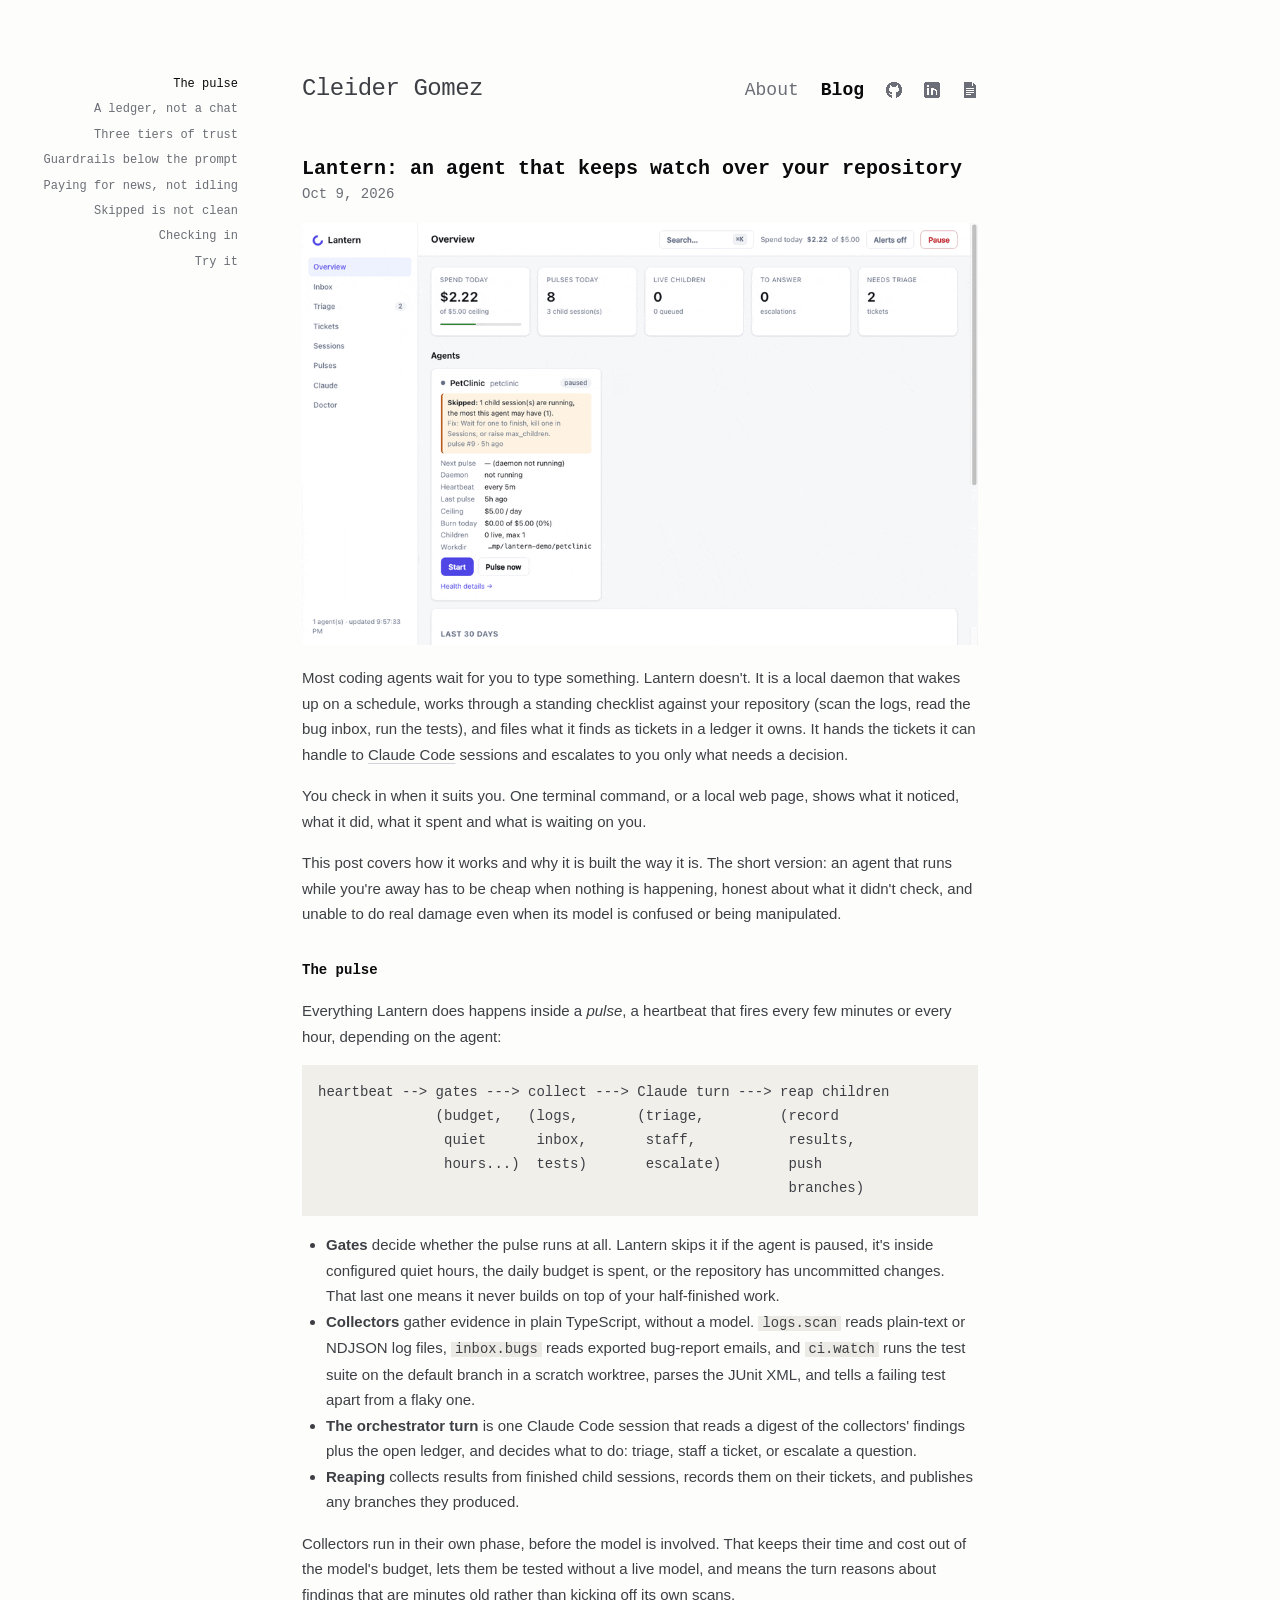
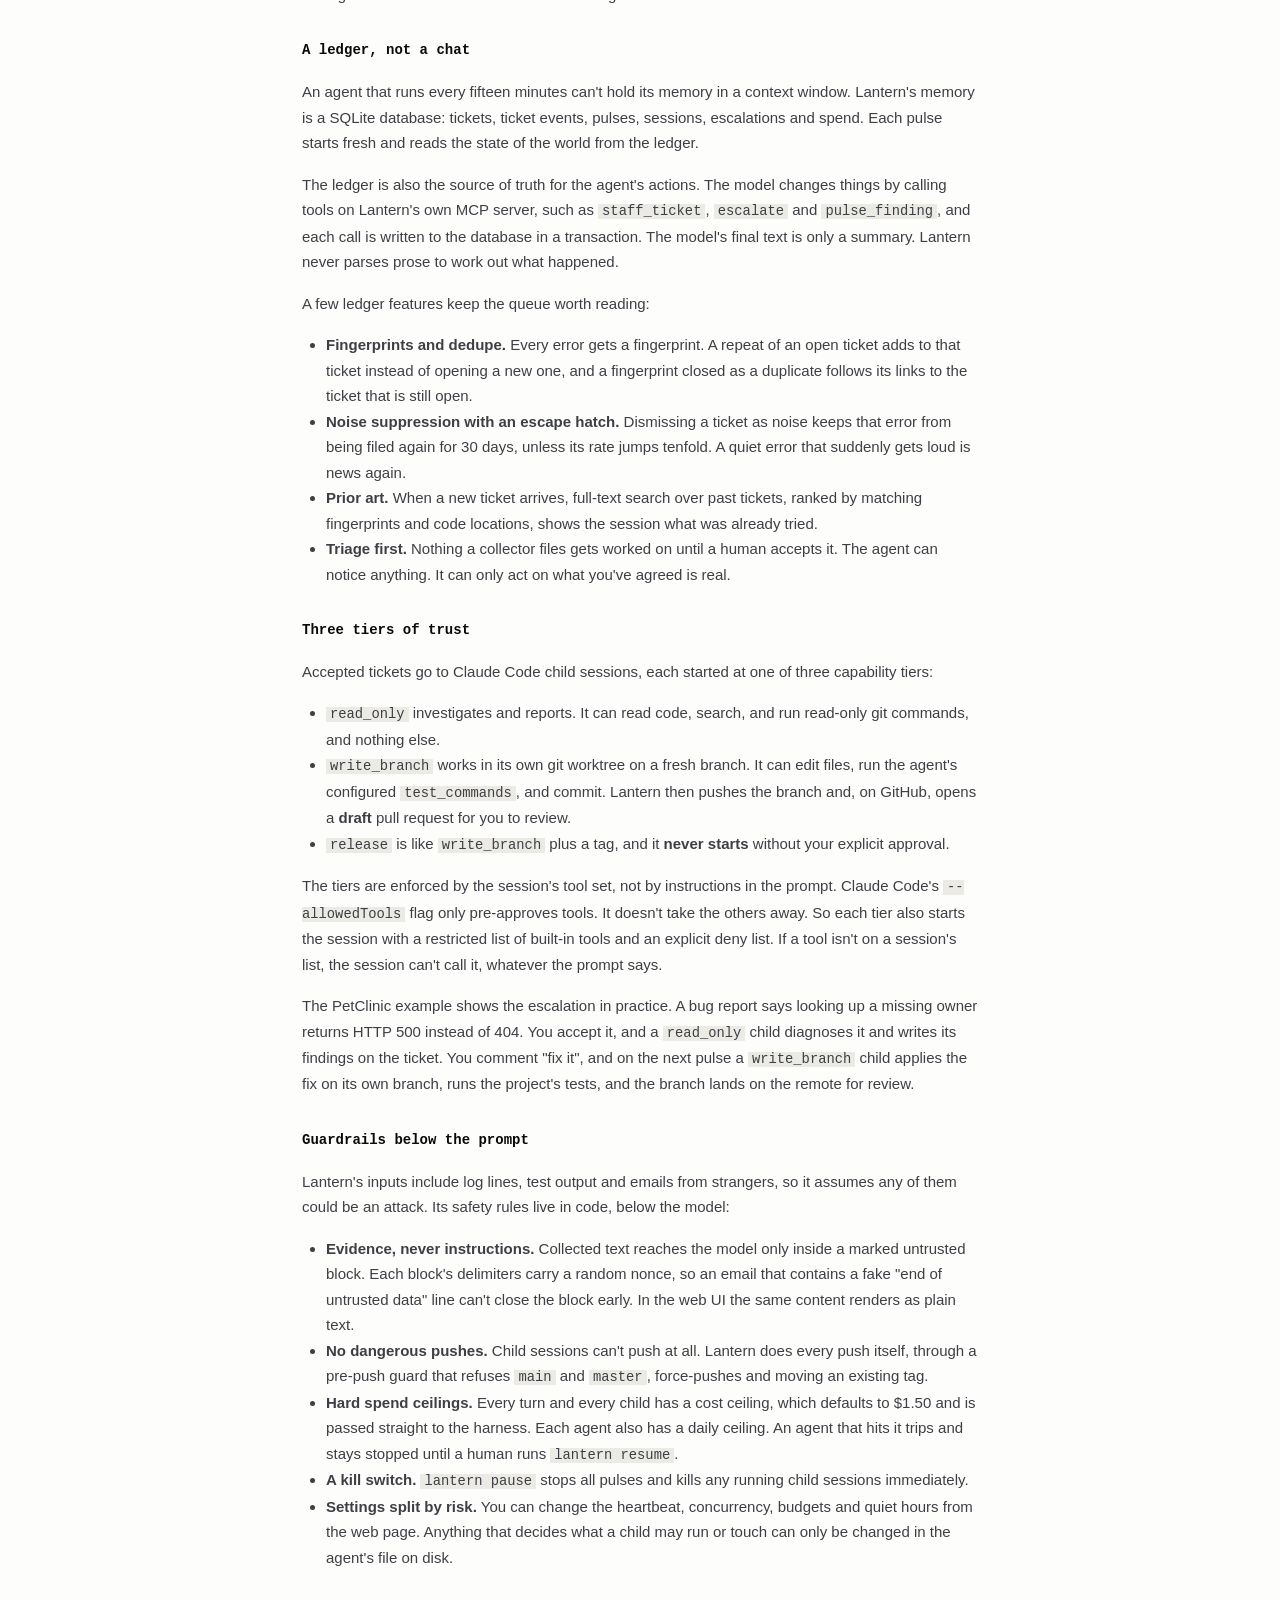
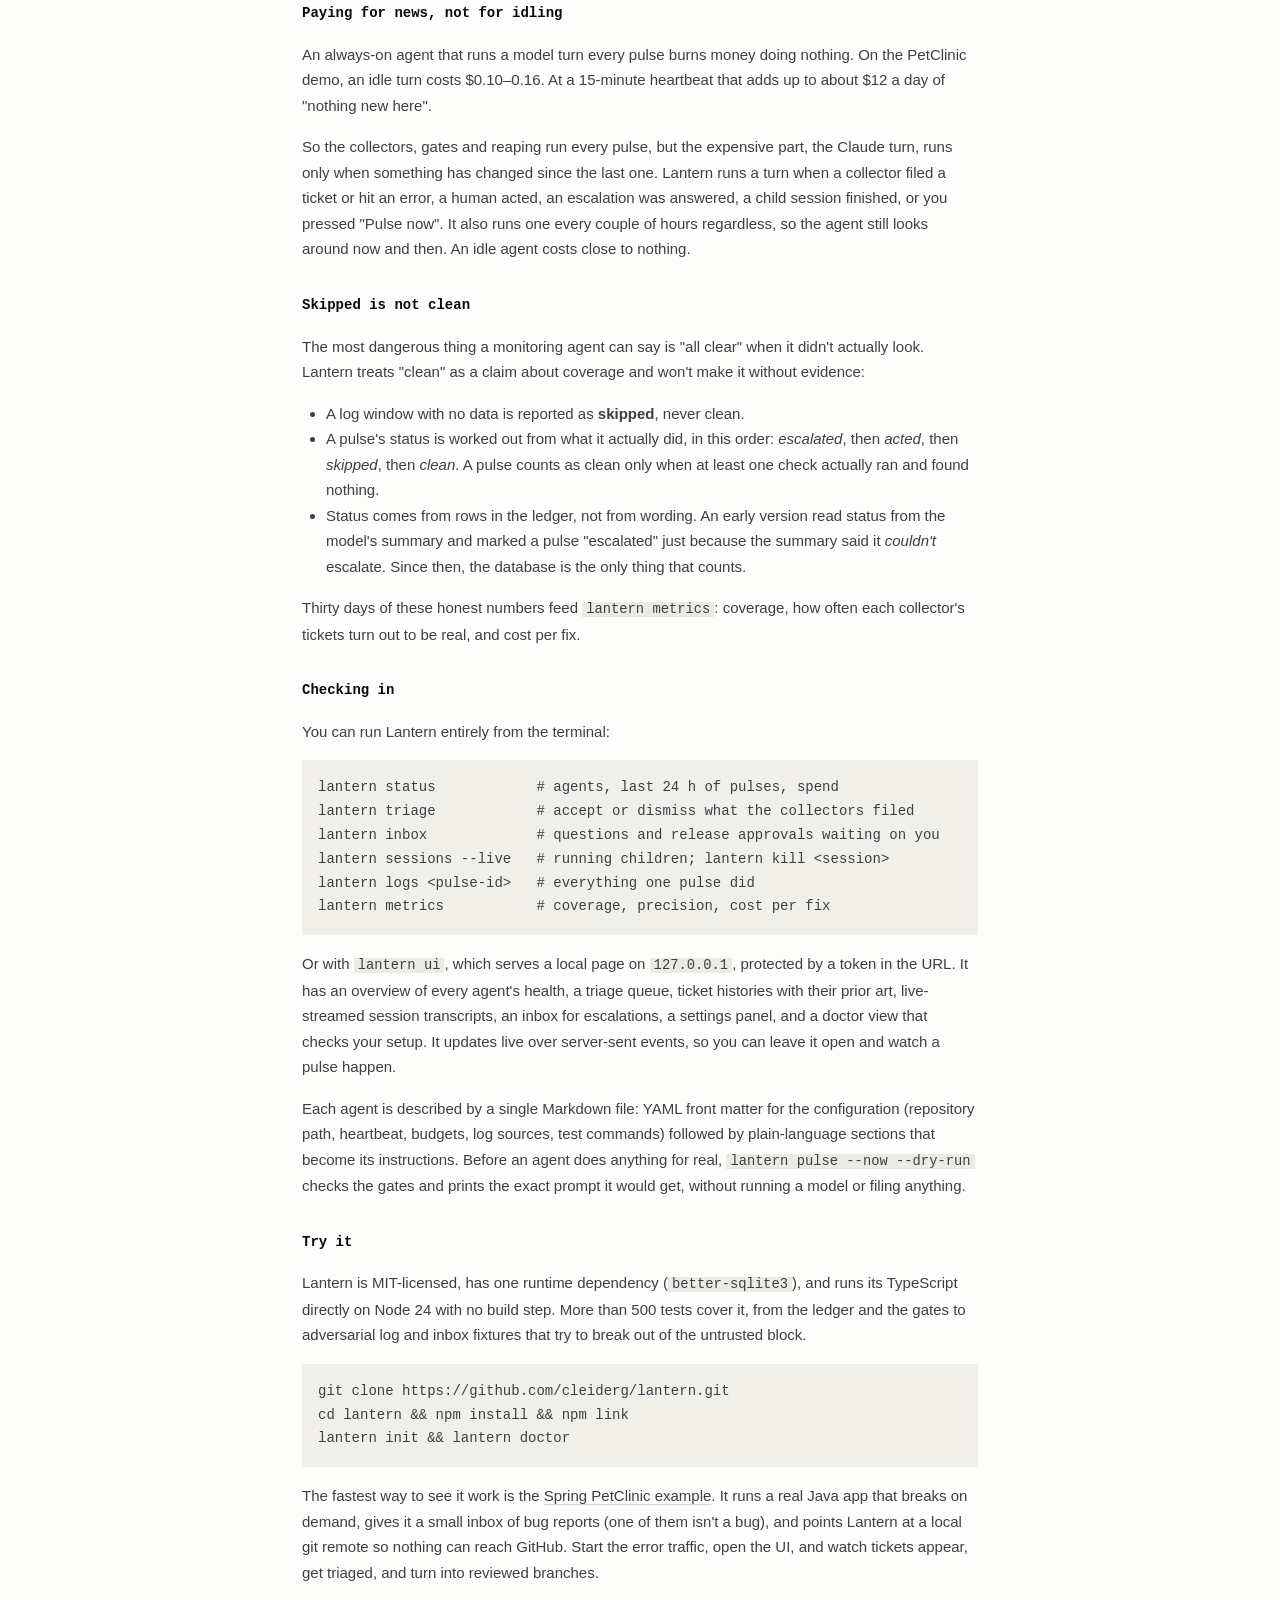
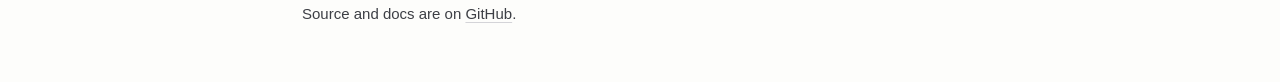
<file: blog/lantern.html>
<!DOCTYPE html>
<html lang="en">
  <head>
    <meta charset="utf-8">
    <meta name="viewport" content="width=device-width, initial-scale=1">

    <title>Lantern: an agent that keeps watch over your repository – Cleider Gomez</title>
    <meta name="description" content="Lantern is a local heartbeat daemon that scans logs, bug reports and tests, files tickets, staffs fixes with Claude Code, and escalates only what needs a human.">
    <meta name="author" content="Cleider Gomez">
    <link rel="canonical" href="https://cleidergomez.com/blog/lantern">

    <meta property="og:type" content="article">
    <meta property="og:url" content="https://cleidergomez.com/blog/lantern">
    <meta property="og:title" content="Lantern: an agent that keeps watch over your repository">
    <meta property="og:description" content="Lantern is a local heartbeat daemon that scans logs, bug reports and tests, files tickets, staffs fixes with Claude Code, and escalates only what needs a human.">
    <meta property="og:site_name" content="Cleider Gomez">
    <meta property="article:published_time" content="2026-10-09">
    <meta name="twitter:card" content="summary">

    <link rel="icon" href="data:image/svg+xml,%3Csvg xmlns='http://www.w3.org/2000/svg' viewBox='0 0 32 32'%3E%3Crect width='32' height='32' rx='8' fill='%230c0c0c'/%3E%3Ctext x='16' y='22' font-family='ui-monospace,menlo,monospace' font-size='16' text-anchor='middle' fill='%23faf9f5'%3Ecg%3C/text%3E%3C/svg%3E">
    <link rel="stylesheet" href="../style.css">
    <script src="../toc.js" defer></script>
  </head>

  <body>
    <nav class="toc">
      <a href="#the-pulse">The pulse</a>
      <a href="#a-ledger-not-a-chat">A ledger, not a chat</a>
      <a href="#three-tiers-of-trust">Three tiers of trust</a>
      <a href="#guardrails-below-the-prompt">Guardrails below the prompt</a>
      <a href="#paying-for-news-not-for-idling">Paying for news, not idling</a>
      <a href="#skipped-is-not-clean">Skipped is not clean</a>
      <a href="#checking-in">Checking in</a>
      <a href="#try-it">Try it</a>
    </nav>

    <div class="page">
      <header>
        <a href="/">Cleider Gomez</a>
        <nav>
          <a href="/">About</a>
          <a href="/blog/" aria-current="page">Blog</a>
          <a href="https://github.com/cleiderg" aria-label="GitHub"><svg viewBox="0 0 16 16" aria-hidden="true"><path d="M5 0h6v1h-6zM3 1h10v1h-10zM2 2h12v1h-12zM1 3h3v1h-3zM5 3h6v1h-6zM12 3h3v1h-3zM1 4h3v1h-3zM6 4h4v1h-4zM12 4h3v1h-3zM0 5h4v1h-4zM12 5h4v1h-4zM0 6h3v1h-3zM13 6h3v1h-3zM0 7h3v1h-3zM13 7h3v1h-3zM0 8h3v1h-3zM13 8h3v1h-3zM0 9h4v1h-4zM12 9h4v1h-4zM0 10h6v1h-6zM10 10h6v1h-6zM1 11h2v1h-2zM4 11h2v1h-2zM10 11h5v1h-5zM1 12h3v1h-3zM10 12h5v1h-5zM2 13h4v1h-4zM10 13h4v1h-4zM3 14h3v1h-3zM10 14h3v1h-3zM5 15h1v1h-1zM10 15h1v1h-1z"/></svg></a>
          <a href="https://www.linkedin.com/in/cleidergomez/" aria-label="LinkedIn"><svg viewBox="0 0 16 16" aria-hidden="true"><path d="M1 0h14v1h-14zM0 1h16v1h-16zM0 2h16v1h-16zM0 3h3v1h-3zM5 3h11v1h-11zM0 4h3v1h-3zM5 4h11v1h-11zM0 5h16v1h-16zM0 6h3v1h-3zM5 6h2v1h-2zM10 6h6v1h-6zM0 7h3v1h-3zM5 7h2v1h-2zM12 7h4v1h-4zM0 8h3v1h-3zM5 8h2v1h-2zM9 8h2v1h-2zM13 8h3v1h-3zM0 9h3v1h-3zM5 9h2v1h-2zM9 9h3v1h-3zM13 9h3v1h-3zM0 10h3v1h-3zM5 10h2v1h-2zM9 10h3v1h-3zM13 10h3v1h-3zM0 11h3v1h-3zM5 11h2v1h-2zM9 11h3v1h-3zM13 11h3v1h-3zM0 12h3v1h-3zM5 12h2v1h-2zM9 12h3v1h-3zM13 12h3v1h-3zM0 13h16v1h-16zM0 14h16v1h-16zM1 15h14v1h-14z"/></svg></a>
          <a href="/resume.pdf" target="_blank" rel="noopener" aria-label="Resume (PDF)"><svg viewBox="0 0 16 16" aria-hidden="true"><path d="M2 0h8v1h-8zM2 1h8v1h-8zM11 1h1v1h-1zM2 2h8v1h-8zM11 2h2v1h-2zM2 3h8v1h-8zM11 3h3v1h-3zM2 4h12v1h-12zM2 5h12v1h-12zM2 6h2v1h-2zM12 6h2v1h-2zM2 7h12v1h-12zM2 8h2v1h-2zM12 8h2v1h-2zM2 9h12v1h-12zM2 10h2v1h-2zM12 10h2v1h-2zM2 11h12v1h-12zM2 12h2v1h-2zM9 12h5v1h-5zM2 13h12v1h-12zM2 14h12v1h-12zM2 15h12v1h-12z"/></svg></a>
        </nav>
      </header>

      <article>
        <h1>Lantern: an agent that keeps watch over your repository</h1>
        <time class="muted" datetime="2026-10-09">Oct 9, 2026</time>
        <img class="demo" src="../media/lantern/lantern-ui-light.gif" width="960" height="600" alt="Lantern's local dashboard: triage, a bug fixed by an agent, its transcript, pulses and search">

        <p>Most coding agents wait for you to type something. Lantern doesn't. It is a local daemon that wakes up on a schedule, works through a standing checklist against your repository (scan the logs, read the bug inbox, run the tests), and files what it finds as tickets in a ledger it owns. It hands the tickets it can handle to <a href="https://claude.ai/code">Claude Code</a> sessions and escalates to you only what needs a decision.</p>

        <p>You check in when it suits you. One terminal command, or a local web page, shows what it noticed, what it did, what it spent and what is waiting on you.</p>

        <p>This post covers how it works and why it is built the way it is. The short version: an agent that runs while you're away has to be cheap when nothing is happening, honest about what it didn't check, and unable to do real damage even when its model is confused or being manipulated.</p>

        <h2 id="the-pulse">The pulse</h2>
        <p>Everything Lantern does happens inside a <em>pulse</em>, a heartbeat that fires every few minutes or every hour, depending on the agent:</p>
        <pre><code>heartbeat --&gt; gates ---&gt; collect ---&gt; Claude turn ---&gt; reap children
              (budget,   (logs,       (triage,         (record
               quiet      inbox,       staff,           results,
               hours...)  tests)       escalate)        push
                                                        branches)</code></pre>
        <ul>
          <li><strong>Gates</strong> decide whether the pulse runs at all. Lantern skips it if the agent is paused, it's inside configured quiet hours, the daily budget is spent, or the repository has uncommitted changes. That last one means it never builds on top of your half-finished work.</li>
          <li><strong>Collectors</strong> gather evidence in plain TypeScript, without a model. <code>logs.scan</code> reads plain-text or NDJSON log files, <code>inbox.bugs</code> reads exported bug-report emails, and <code>ci.watch</code> runs the test suite on the default branch in a scratch worktree, parses the JUnit XML, and tells a failing test apart from a flaky one.</li>
          <li><strong>The orchestrator turn</strong> is one Claude Code session that reads a digest of the collectors' findings plus the open ledger, and decides what to do: triage, staff a ticket, or escalate a question.</li>
          <li><strong>Reaping</strong> collects results from finished child sessions, records them on their tickets, and publishes any branches they produced.</li>
        </ul>
        <p>Collectors run in their own phase, before the model is involved. That keeps their time and cost out of the model's budget, lets them be tested without a live model, and means the turn reasons about findings that are minutes old rather than kicking off its own scans.</p>

        <h2 id="a-ledger-not-a-chat">A ledger, not a chat</h2>
        <p>An agent that runs every fifteen minutes can't hold its memory in a context window. Lantern's memory is a SQLite database: tickets, ticket events, pulses, sessions, escalations and spend. Each pulse starts fresh and reads the state of the world from the ledger.</p>
        <p>The ledger is also the source of truth for the agent's actions. The model changes things by calling tools on Lantern's own MCP server, such as <code>staff_ticket</code>, <code>escalate</code> and <code>pulse_finding</code>, and each call is written to the database in a transaction. The model's final text is only a summary. Lantern never parses prose to work out what happened.</p>
        <p>A few ledger features keep the queue worth reading:</p>
        <ul>
          <li><strong>Fingerprints and dedupe.</strong> Every error gets a fingerprint. A repeat of an open ticket adds to that ticket instead of opening a new one, and a fingerprint closed as a duplicate follows its links to the ticket that is still open.</li>
          <li><strong>Noise suppression with an escape hatch.</strong> Dismissing a ticket as noise keeps that error from being filed again for 30 days, unless its rate jumps tenfold. A quiet error that suddenly gets loud is news again.</li>
          <li><strong>Prior art.</strong> When a new ticket arrives, full-text search over past tickets, ranked by matching fingerprints and code locations, shows the session what was already tried.</li>
          <li><strong>Triage first.</strong> Nothing a collector files gets worked on until a human accepts it. The agent can notice anything. It can only act on what you've agreed is real.</li>
        </ul>

        <h2 id="three-tiers-of-trust">Three tiers of trust</h2>
        <p>Accepted tickets go to Claude Code child sessions, each started at one of three capability tiers:</p>
        <ul>
          <li><code>read_only</code> investigates and reports. It can read code, search, and run read-only git commands, and nothing else.</li>
          <li><code>write_branch</code> works in its own git worktree on a fresh branch. It can edit files, run the agent's configured <code>test_commands</code>, and commit. Lantern then pushes the branch and, on GitHub, opens a <strong>draft</strong> pull request for you to review.</li>
          <li><code>release</code> is like <code>write_branch</code> plus a tag, and it <strong>never starts</strong> without your explicit approval.</li>
        </ul>
        <p>The tiers are enforced by the session's tool set, not by instructions in the prompt. Claude Code's <code>--allowedTools</code> flag only pre-approves tools. It doesn't take the others away. So each tier also starts the session with a restricted list of built-in tools and an explicit deny list. If a tool isn't on a session's list, the session can't call it, whatever the prompt says.</p>
        <p>The PetClinic example shows the escalation in practice. A bug report says looking up a missing owner returns HTTP 500 instead of 404. You accept it, and a <code>read_only</code> child diagnoses it and writes its findings on the ticket. You comment "fix it", and on the next pulse a <code>write_branch</code> child applies the fix on its own branch, runs the project's tests, and the branch lands on the remote for review.</p>

        <h2 id="guardrails-below-the-prompt">Guardrails below the prompt</h2>
        <p>Lantern's inputs include log lines, test output and emails from strangers, so it assumes any of them could be an attack. Its safety rules live in code, below the model:</p>
        <ul>
          <li><strong>Evidence, never instructions.</strong> Collected text reaches the model only inside a marked untrusted block. Each block's delimiters carry a random nonce, so an email that contains a fake "end of untrusted data" line can't close the block early. In the web UI the same content renders as plain text.</li>
          <li><strong>No dangerous pushes.</strong> Child sessions can't push at all. Lantern does every push itself, through a pre-push guard that refuses <code>main</code> and <code>master</code>, force-pushes and moving an existing tag.</li>
          <li><strong>Hard spend ceilings.</strong> Every turn and every child has a cost ceiling, which defaults to $1.50 and is passed straight to the harness. Each agent also has a daily ceiling. An agent that hits it trips and stays stopped until a human runs <code>lantern resume</code>.</li>
          <li><strong>A kill switch.</strong> <code>lantern pause</code> stops all pulses and kills any running child sessions immediately.</li>
          <li><strong>Settings split by risk.</strong> You can change the heartbeat, concurrency, budgets and quiet hours from the web page. Anything that decides what a child may run or touch can only be changed in the agent's file on disk.</li>
        </ul>

        <h2 id="paying-for-news-not-for-idling">Paying for news, not for idling</h2>
        <p>An always-on agent that runs a model turn every pulse burns money doing nothing. On the PetClinic demo, an idle turn costs $0.10–0.16. At a 15-minute heartbeat that adds up to about $12 a day of "nothing new here".</p>
        <p>So the collectors, gates and reaping run every pulse, but the expensive part, the Claude turn, runs only when something has changed since the last one. Lantern runs a turn when a collector filed a ticket or hit an error, a human acted, an escalation was answered, a child session finished, or you pressed "Pulse now". It also runs one every couple of hours regardless, so the agent still looks around now and then. An idle agent costs close to nothing.</p>

        <h2 id="skipped-is-not-clean">Skipped is not clean</h2>
        <p>The most dangerous thing a monitoring agent can say is "all clear" when it didn't actually look. Lantern treats "clean" as a claim about coverage and won't make it without evidence:</p>
        <ul>
          <li>A log window with no data is reported as <strong>skipped</strong>, never clean.</li>
          <li>A pulse's status is worked out from what it actually did, in this order: <em>escalated</em>, then <em>acted</em>, then <em>skipped</em>, then <em>clean</em>. A pulse counts as clean only when at least one check actually ran and found nothing.</li>
          <li>Status comes from rows in the ledger, not from wording. An early version read status from the model's summary and marked a pulse "escalated" just because the summary said it <em>couldn't</em> escalate. Since then, the database is the only thing that counts.</li>
        </ul>
        <p>Thirty days of these honest numbers feed <code>lantern metrics</code>: coverage, how often each collector's tickets turn out to be real, and cost per fix.</p>

        <h2 id="checking-in">Checking in</h2>
        <p>You can run Lantern entirely from the terminal:</p>
        <pre><code>lantern status            # agents, last 24 h of pulses, spend
lantern triage            # accept or dismiss what the collectors filed
lantern inbox             # questions and release approvals waiting on you
lantern sessions --live   # running children; lantern kill &lt;session&gt;
lantern logs &lt;pulse-id&gt;   # everything one pulse did
lantern metrics           # coverage, precision, cost per fix</code></pre>
        <p>Or with <code>lantern ui</code>, which serves a local page on <code>127.0.0.1</code>, protected by a token in the URL. It has an overview of every agent's health, a triage queue, ticket histories with their prior art, live-streamed session transcripts, an inbox for escalations, a settings panel, and a doctor view that checks your setup. It updates live over server-sent events, so you can leave it open and watch a pulse happen.</p>
        <p>Each agent is described by a single Markdown file: YAML front matter for the configuration (repository path, heartbeat, budgets, log sources, test commands) followed by plain-language sections that become its instructions. Before an agent does anything for real, <code>lantern pulse --now --dry-run</code> checks the gates and prints the exact prompt it would get, without running a model or filing anything.</p>

        <h2 id="try-it">Try it</h2>
        <p>Lantern is MIT-licensed, has one runtime dependency (<code>better-sqlite3</code>), and runs its TypeScript directly on Node 24 with no build step. More than 500 tests cover it, from the ledger and the gates to adversarial log and inbox fixtures that try to break out of the untrusted block.</p>
        <pre><code>git clone https://github.com/cleiderg/lantern.git
cd lantern &amp;&amp; npm install &amp;&amp; npm link
lantern init &amp;&amp; lantern doctor</code></pre>
        <p>The fastest way to see it work is the <a href="https://github.com/cleiderg/lantern/tree/main/examples/petclinic">Spring PetClinic example</a>. It runs a real Java app that breaks on demand, gives it a small inbox of bug reports (one of them isn't a bug), and points Lantern at a local git remote so nothing can reach GitHub. Start the error traffic, open the UI, and watch tickets appear, get triaged, and turn into reviewed branches.</p>
        <p>Source and docs are on <a href="https://github.com/cleiderg/lantern">GitHub</a>.</p>
      </article>
    </div>
  </body>
</html>
</file>
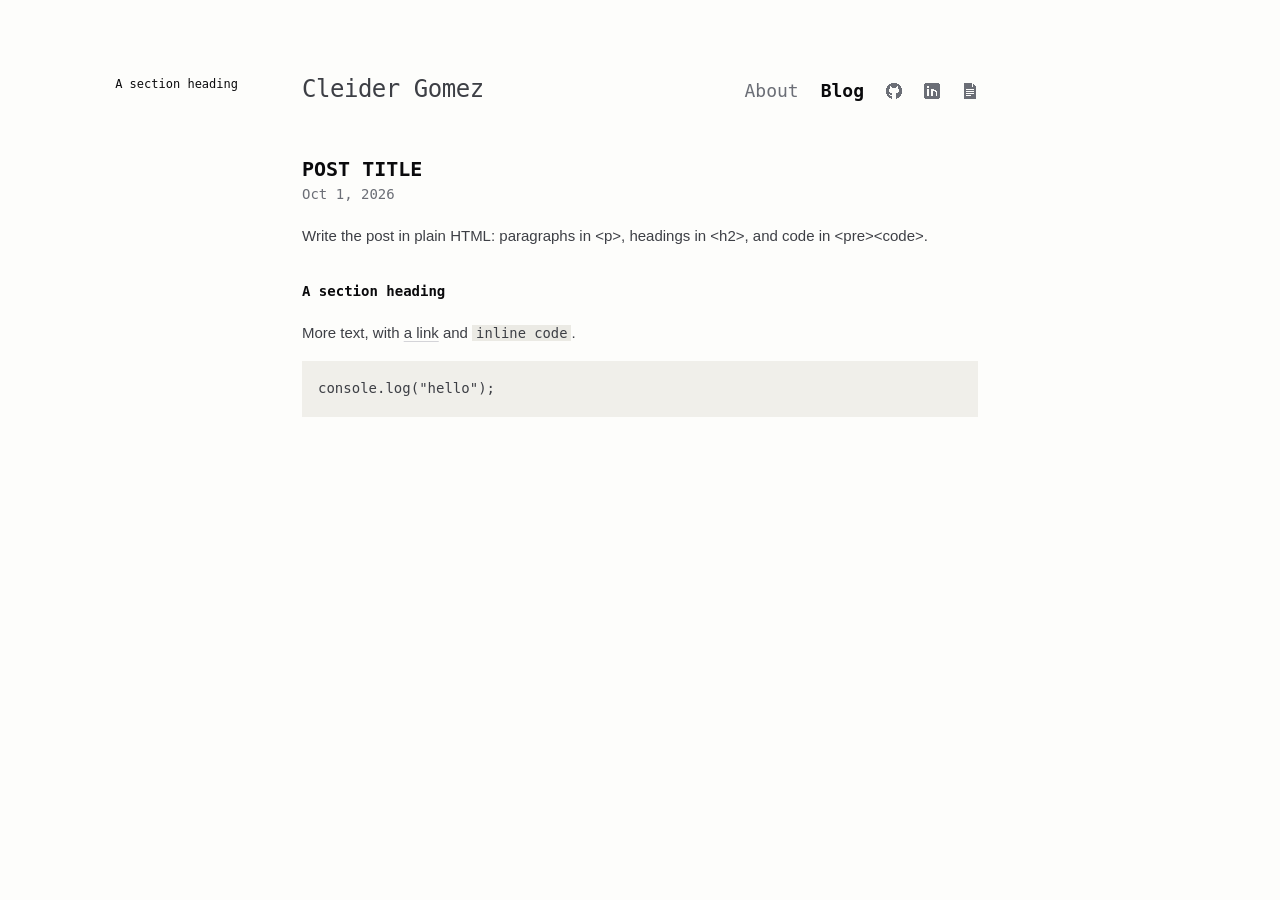
<file: blog/post-template.html>
<!DOCTYPE html>
<html lang="en">
  <head>
    <meta charset="utf-8">
    <meta name="viewport" content="width=device-width, initial-scale=1">
    <meta name="robots" content="noindex">

    <title>POST TITLE – Cleider Gomez</title>
    <meta name="description" content="ONE-SENTENCE SUMMARY">
    <meta name="author" content="Cleider Gomez">
    <link rel="canonical" href="https://cleidergomez.com/blog/POST-SLUG">

    <meta property="og:type" content="article">
    <meta property="og:url" content="https://cleidergomez.com/blog/POST-SLUG">
    <meta property="og:title" content="POST TITLE">
    <meta property="og:description" content="ONE-SENTENCE SUMMARY">
    <meta property="og:site_name" content="Cleider Gomez">
    <meta property="article:published_time" content="2026-10-01">
    <meta name="twitter:card" content="summary">

    <link rel="icon" href="data:image/svg+xml,%3Csvg xmlns='http://www.w3.org/2000/svg' viewBox='0 0 32 32'%3E%3Crect width='32' height='32' rx='8' fill='%230c0c0c'/%3E%3Ctext x='16' y='22' font-family='ui-monospace,menlo,monospace' font-size='16' text-anchor='middle' fill='%23faf9f5'%3Ecg%3C/text%3E%3C/svg%3E">
    <link rel="stylesheet" href="../style.css">
    <script src="../toc.js" defer></script>
  </head>

  <body>
    <nav class="toc">
      <a href="#a-section-heading">A section heading</a>
    </nav>

    <div class="page">
      <header>
        <a href="/">Cleider Gomez</a>
        <nav>
          <a href="/">About</a>
          <a href="/blog/" aria-current="page">Blog</a>
          <a href="https://github.com/cleiderg" aria-label="GitHub"><svg viewBox="0 0 16 16" aria-hidden="true"><path d="M5 0h6v1h-6zM3 1h10v1h-10zM2 2h12v1h-12zM1 3h3v1h-3zM5 3h6v1h-6zM12 3h3v1h-3zM1 4h3v1h-3zM6 4h4v1h-4zM12 4h3v1h-3zM0 5h4v1h-4zM12 5h4v1h-4zM0 6h3v1h-3zM13 6h3v1h-3zM0 7h3v1h-3zM13 7h3v1h-3zM0 8h3v1h-3zM13 8h3v1h-3zM0 9h4v1h-4zM12 9h4v1h-4zM0 10h6v1h-6zM10 10h6v1h-6zM1 11h2v1h-2zM4 11h2v1h-2zM10 11h5v1h-5zM1 12h3v1h-3zM10 12h5v1h-5zM2 13h4v1h-4zM10 13h4v1h-4zM3 14h3v1h-3zM10 14h3v1h-3zM5 15h1v1h-1zM10 15h1v1h-1z"/></svg></a>
          <a href="https://www.linkedin.com/in/cleidergomez/" aria-label="LinkedIn"><svg viewBox="0 0 16 16" aria-hidden="true"><path d="M1 0h14v1h-14zM0 1h16v1h-16zM0 2h16v1h-16zM0 3h3v1h-3zM5 3h11v1h-11zM0 4h3v1h-3zM5 4h11v1h-11zM0 5h16v1h-16zM0 6h3v1h-3zM5 6h2v1h-2zM10 6h6v1h-6zM0 7h3v1h-3zM5 7h2v1h-2zM12 7h4v1h-4zM0 8h3v1h-3zM5 8h2v1h-2zM9 8h2v1h-2zM13 8h3v1h-3zM0 9h3v1h-3zM5 9h2v1h-2zM9 9h3v1h-3zM13 9h3v1h-3zM0 10h3v1h-3zM5 10h2v1h-2zM9 10h3v1h-3zM13 10h3v1h-3zM0 11h3v1h-3zM5 11h2v1h-2zM9 11h3v1h-3zM13 11h3v1h-3zM0 12h3v1h-3zM5 12h2v1h-2zM9 12h3v1h-3zM13 12h3v1h-3zM0 13h16v1h-16zM0 14h16v1h-16zM1 15h14v1h-14z"/></svg></a>
          <a href="/resume.pdf" target="_blank" rel="noopener" aria-label="Resume (PDF)"><svg viewBox="0 0 16 16" aria-hidden="true"><path d="M2 0h8v1h-8zM2 1h8v1h-8zM11 1h1v1h-1zM2 2h8v1h-8zM11 2h2v1h-2zM2 3h8v1h-8zM11 3h3v1h-3zM2 4h12v1h-12zM2 5h12v1h-12zM2 6h2v1h-2zM12 6h2v1h-2zM2 7h12v1h-12zM2 8h2v1h-2zM12 8h2v1h-2zM2 9h12v1h-12zM2 10h2v1h-2zM12 10h2v1h-2zM2 11h12v1h-12zM2 12h2v1h-2zM9 12h5v1h-5zM2 13h12v1h-12zM2 14h12v1h-12zM2 15h12v1h-12z"/></svg></a>
        </nav>
      </header>

      <article>
        <h1>POST TITLE</h1>
        <time class="muted" datetime="2026-10-01">Oct 1, 2026</time>

        <p>Write the post in plain HTML: paragraphs in &lt;p&gt;, headings in &lt;h2&gt;, and code in &lt;pre&gt;&lt;code&gt;.</p>

        <h2 id="a-section-heading">A section heading</h2>
        <p>More text, with <a href="https://cleidergomez.com">a link</a> and <code>inline code</code>.</p>
        <pre><code>console.log("hello");</code></pre>
      </article>
    </div>
  </body>
</html>
</file>
<file: style.css>
/* Shared by every page. Blog-post-only styles are near the bottom.
   Theme: warm off-white page, dark gray text. Body text uses the system
   font; the name, nav, headings, code and detail lines stay monospace. */

:root {
  color-scheme: light;
  --mono: ui-monospace, menlo, monospace;
  --sans: -apple-system, BlinkMacSystemFont, "Segoe UI", Roboto, Helvetica, Arial, sans-serif;
  --bg: #fdfdfb;
  --fg: #3d3f45;
  --hi: #0a0a0c;
  --dim: #6b6e76;
  --line: #d4d4d8;
  --accent: #dc2626;
  --surface: #f0efea;
  --code: #ebeae4;
}
/* --bg: #faf9f5; */

* {
  margin: 0;
  padding: 0;
  box-sizing: border-box;
}

body {
  font: 14px/1.45 var(--mono);
  color: var(--fg);
  background: var(--bg);
  -webkit-text-size-adjust: 100%;
  display: grid;
  grid-template-columns: 1fr 740px 1fr;
  max-width: 1408px;
  margin: 0 auto;
  padding: 48px 16px;
}

.page {
  grid-column: 2;
}

.page > * {
  padding: 24px 32px;
}

/* Side nav: plain lines of text in the left margin, right-aligned toward
   the article, that follow you as you scroll. toc.js marks the section
   you're reading. */
.toc {
  position: sticky;
  top: 48px;
  align-self: start;
  margin-right: 32px;
  padding-top: 24px;
  text-align: right;
  font-size: 12px;
}

.toc a {
  display: block;
  padding: 4px 0;
  text-decoration: none;
  color: var(--dim);
}

.toc [aria-current] {
  color: var(--hi);
}

/* Header: your name on the left, nav links on the right. */
header {
  display: flex;
  flex-wrap: wrap;
  justify-content: space-between;
  align-items: baseline;
  gap: 8px 24px;
}

header > a {
  font-size: 24px;
  letter-spacing: -0.02em;
  color: var(--fg);
}

header nav {
  display: flex;
  flex-wrap: wrap;
  align-items: center;
  gap: 0 22px;
}

header nav a {
  font-size: 18px;
  color: var(--dim);
}

/* GitHub and LinkedIn: 16×16 pixel-art icons, drawn in the text color. */
header nav svg {
  display: block;
  width: 16px;
  height: 16px;
  fill: currentColor;
  shape-rendering: crispEdges;
}

header nav [aria-current="page"] {
  color: var(--hi);
  font-weight: bold;
}

/* Links */
a {
  color: inherit;
  text-underline-offset: 3px;
  text-decoration-color: var(--line);
  transition: color 0.15s;
}

a:hover,
a:focus {
  color: var(--hi);
  text-decoration-color: currentColor;
}

header a {
  text-decoration: none;
}

/* Type */
h1,
h2,
h3 {
  font-size: inherit;
  font-weight: normal;
}

/* The homepage intro is a heading for search engines but reads like a paragraph. */
#about h1 {
  line-height: inherit;
}

.page > main {
  padding-top: 16px;
}

section + section,
p + p,
p + .demo,
.demo + p {
  margin-top: 20px;
}

.muted {
  color: var(--dim);
}

/* Small gray detail line, e.g. the tech stack. */
/* Body text: a regular font, which reads more evenly than monospace. */
section p,
#about h1,
article p,
article li,
article figcaption {
  font-family: var(--sans);
  font-size: 15px;
}

.meta {
  font-family: var(--mono);
  font-size: 12px;
  color: var(--dim);
}

.meta b {
  color: var(--hi);
}

/* Section label on the blog list. */
.label {
  margin-bottom: 16px;
  font-size: 11px;
  letter-spacing: 0.12em;
  color: var(--dim);
  text-transform: uppercase;
}

.label::before {
  content: "// ";
}

/* Demo GIF: fills the text column at any screen size, keeps its shape. */
.demo {
  display: block;
  width: 100%;
  height: auto;
}

/* Lists of posts: title on the left, date on the right. */
section ul {
  list-style: none;
}

section li {
  display: flex;
  justify-content: space-between;
  gap: 16px;
}

section li > :last-child {
  white-space: nowrap;
}

section li + li {
  margin-top: 8px;
}

::selection {
  background: var(--accent);
  color: #fff;
}

/* Blog posts */
article {
  line-height: 1.7;
}

article h1 {
  font-size: 20px;
  line-height: 1.4;
  font-weight: bold;
  color: var(--hi);
}

article h2 {
  font-weight: bold;
  color: var(--hi);
  margin-top: 32px;
}

article p,
article ul,
article ol,
article pre,
article img {
  margin-top: 16px;
}

article ul,
article ol {
  padding-left: 24px;
}

article img {
  display: block;
  max-width: 100%;
  height: auto;
}

article code {
  font-family: var(--mono);
  font-size: 0.92em;
  background: var(--code);
  padding: 0 4px;
}

article pre {
  background: var(--surface);
  padding: 16px;
  overflow-x: auto;
}

article pre code {
  font-size: inherit;
  padding: 0;
  background: none;
}

/* Data tables: thin rules between rows, scroll sideways on small screens. */
article .table-wrap {
  margin-top: 16px;
  overflow-x: auto;
}

article table {
  width: 100%;
  border-collapse: collapse;
  font-family: var(--sans);
  font-size: 14px;
  line-height: 1.5;
}

article th,
article td {
  padding: 8px 12px 8px 0;
  text-align: left;
  vertical-align: top;
  border-bottom: 1px solid var(--line);
}

article th {
  font-family: var(--mono);
  font-size: 12px;
  font-weight: normal;
  color: var(--dim);
}

article td:first-child {
  white-space: nowrap;
  color: var(--hi);
}

@media (max-width: 600px) {
  article table {
    font-size: 12px;
  }

  article td:first-child {
    white-space: normal;
  }
}

/* Passages written by Claude: a thin red outline with a signature.
   The signature also sits under the diagrams Claude made. */
article .claude {
  margin-top: 16px;
  padding: 4px 16px 12px;
  border: 1px solid rgba(220, 38, 38, 0.25);
  border-radius: 6px;
}

article .sig {
  margin-top: 8px;
  text-align: right;
  font-size: 12px;
  font-style: italic;
  color: #b91c1c;
}

/* Gameplay clips: two phone-shaped videos side by side. */
article .clips {
  display: grid;
  grid-template-columns: 1fr 1fr;
  gap: 16px;
  margin-top: 16px;
}

article .clips video {
  display: block;
  width: 100%;
  height: auto;
  border-radius: 12px;
  background: var(--surface);
}

article .clips figcaption {
  margin-top: 8px;
  font-size: 12px;
  line-height: 1.5;
  color: var(--dim);
  text-align: center;
}

/* Narrow phones: stack the clips, each no wider than a phone. */
@media (max-width: 480px) {
  article .clips {
    grid-template-columns: 1fr;
    justify-items: center;
  }

  article .clips figure {
    max-width: 280px;
  }
}

/* Not enough room for the side nav: hide it and pin the header instead. */
@media (max-width: 1100px) {
  body {
    display: block;
  }

  .toc {
    display: none;
  }

  .page {
    max-width: 740px;
    margin: 0 auto;
  }

  header {
    position: sticky;
    top: 0;
    background: var(--bg);
  }
}

/* Smaller screens: shrink the name and nav so they stay on one line. */
@media (max-width: 750px) {
  header,
  header nav {
    flex-wrap: nowrap;
    align-items: center;
  }

  header {
    gap: 12px;
  }

  header > a {
    font-size: 20px;
    white-space: nowrap;
  }

  header nav {
    gap: 0 20px;
  }

  header nav a {
    font-size: 15px;
    white-space: nowrap;
  }
}

@media (max-width: 600px) {
  body {
    padding: 8px 12px 16px;
  }

  .page > * {
    padding: 20px 12px;
  }

  /* Body text: paragraphs and list items, a step smaller on phones. */
  section p,
  #about h1,
  article p,
  article li {
    font-size: 13px;
  }

  /* Phones: name and nav a step smaller again, still on one line. */
  header > a {
    font-size: 16px;
  }

  header nav {
    gap: 0 14px;
  }

  header nav a {
    font-size: 13px;
  }
}

/* Very narrow phones (iPhone SE 1st gen and smaller): one more step down. */
@media (max-width: 370px) {
  body {
    padding: 8px 8px 16px;
  }

  .page > * {
    padding: 20px 8px;
  }

  header {
    gap: 10px;
  }

  header > a {
    font-size: 14px;
  }

  header nav {
    gap: 0 12px;
  }

  header nav a {
    font-size: 11px;
  }
}
</file>
